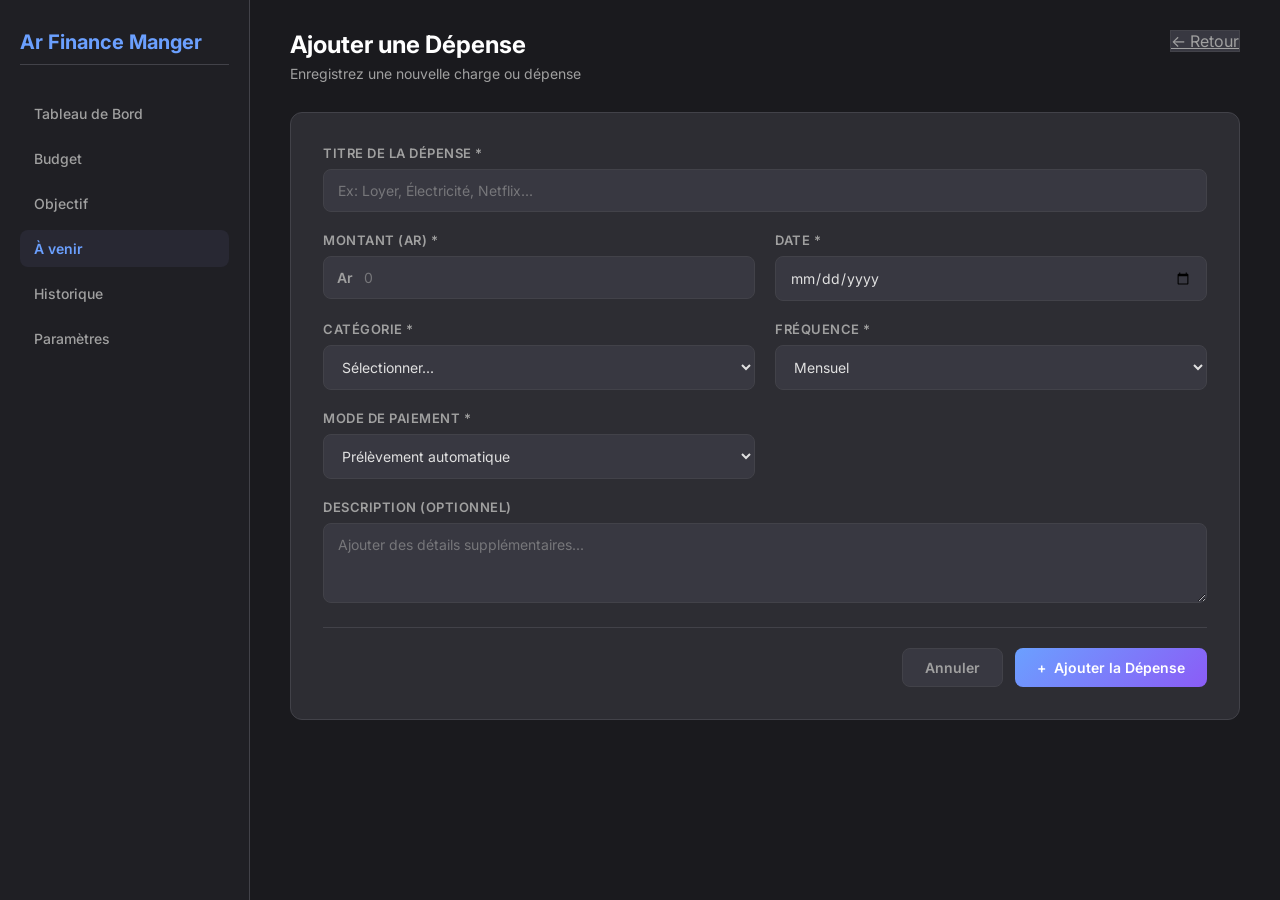
<file: public/html/addDepenese.html>
<!DOCTYPE html>
<html lang="fr">
<head>
    <meta charset="UTF-8">
    <meta name="viewport" content="width=device-width, initial-scale=1.0">
    <title>Ajouter une Dépense - Finance Manager</title>
    <link rel="stylesheet" href="../css/addDepense.css">
    <link href="https://fonts.googleapis.com/css2?family=Inter:wght@400;500;600;700&display=swap" rel="stylesheet">
</head>
<body>
    <div class="container">
        <aside class="sidebar">
            <div class="logo">
                <div class="logo-text">Ar Finance Manger</div>
            </div>
            <nav>
                <a href="../index.html" class="menu-item">Tableau de Bord</a>
                <a href="transactions.html" class="menu-item">Budget</a>
                <a href="goals.html" class="menu-item">Objectif</a>
                <a href="reports.html" class="menu-item active">À venir</a>
                <a href="historique.html" class="menu-item">Historique</a>
                <a href="settings.html" class="menu-item">Paramètres</a>
            </nav>
        </aside>

        <main class="main-content">
            <div class="header">
                <div class="header-title">
                    <h1>Ajouter une Dépense</h1>
                    <p>Enregistrez une nouvelle charge ou dépense</p>
                </div>
                <a href="../index.html" class="btn-secondary">
                    <span>← Retour</span>
                </a>
            </div>

            <div class="form-wrapper">
                <form id="expenseForm" class="expense-form">
                    <div class="form-grid">
                        <!-- Titre -->
                        <div class="form-group full-width">
                            <label for="title">Titre de la dépense *</label>
                            <input type="text" id="title" name="title" required placeholder="Ex: Loyer, Électricité, Netflix...">
                        </div>

                        <!-- Montant -->
                        <div class="form-group">
                            <label for="amount">Montant (Ar) *</label>
                            <div class="input-with-icon">
                                <span class="currency">Ar</span>
                                <input type="number" id="amount" name="amount" required min="1"  placeholder="0">
                            </div>
                        </div>

                        <!-- Date -->
                        <div class="form-group">
                            <label for="date">Date *</label>
                            <input type="date" id="date" name="date" required>
                        </div>

                        <!-- Catégorie -->
                        <div class="form-group">
                            <label for="category">Catégorie *</label>
                            <select id="category" name="category" required>
                                <option value="">Sélectionner...</option>
                                <option value="Logement">🏠 Logement</option>
                                <option value="Transport">🚗 Transport</option>
                                <option value="Alimentation">🍔 Alimentation</option>
                                <option value="Loisirs">🎬 Loisirs</option>
                                <option value="Électricité & Eau">💡 Électricité & Eau</option>
                                <option value="Santé">🏥 Santé</option>
                                <option value="Éducation">📚 Éducation</option>
                                <option value="Shopping">🛍️ Shopping</option>
                                <option value="Dette">💳 Dette</option>
                                <option value="Autre">📌 Autre</option>
                            </select>
                        </div>

                        <!-- Fréquence -->
                        <div class="form-group">
                            <label for="frequency">Fréquence *</label>
                            <select id="frequency" name="frequency" required>
                                <option value="Unique">Unique</option>
                                <option value="Hebdomadaire">Hebdomadaire</option>
                                <option value="Mensuel" selected>Mensuel</option>
                                <option value="Trimestriel">Trimestriel</option>
                                <option value="Annuel">Annuel</option>
                            </select>
                        </div>

                        <!-- Mode de paiement -->
                        <div class="form-group">
                            <label for="payment">Mode de paiement *</label>
                            <select id="payment" name="payment" required>
                                <option value="Prélèvement automatique">Prélèvement automatique</option>
                                <option value="Carte bancaire">Carte bancaire</option>
                                <option value="Virement">Virement</option>
                                <option value="Espèces">Espèces</option>
                                <option value="Mobile Money">Mobile Money</option>
                            </select>
                        </div>

                        <!-- Description -->
                        <div class="form-group full-width">
                            <label for="description">Description (Optionnel)</label>
                            <textarea id="description" name="description" rows="3" placeholder="Ajouter des détails supplémentaires..."></textarea>
                        </div>
                    </div>

                    <div class="form-actions">
                        <a href="reports.html" class="btn btn-secondary">Annuler</a>
                        <button type="submit" class="btn btn-primary">
                            <span>+</span>
                            <span>Ajouter la Dépense</span>
                        </button>
                    </div>
                </form>
            </div>
        </main>
    </div>


</body>
<script src="../js/addDepense.js"></script>
</html>
</file>
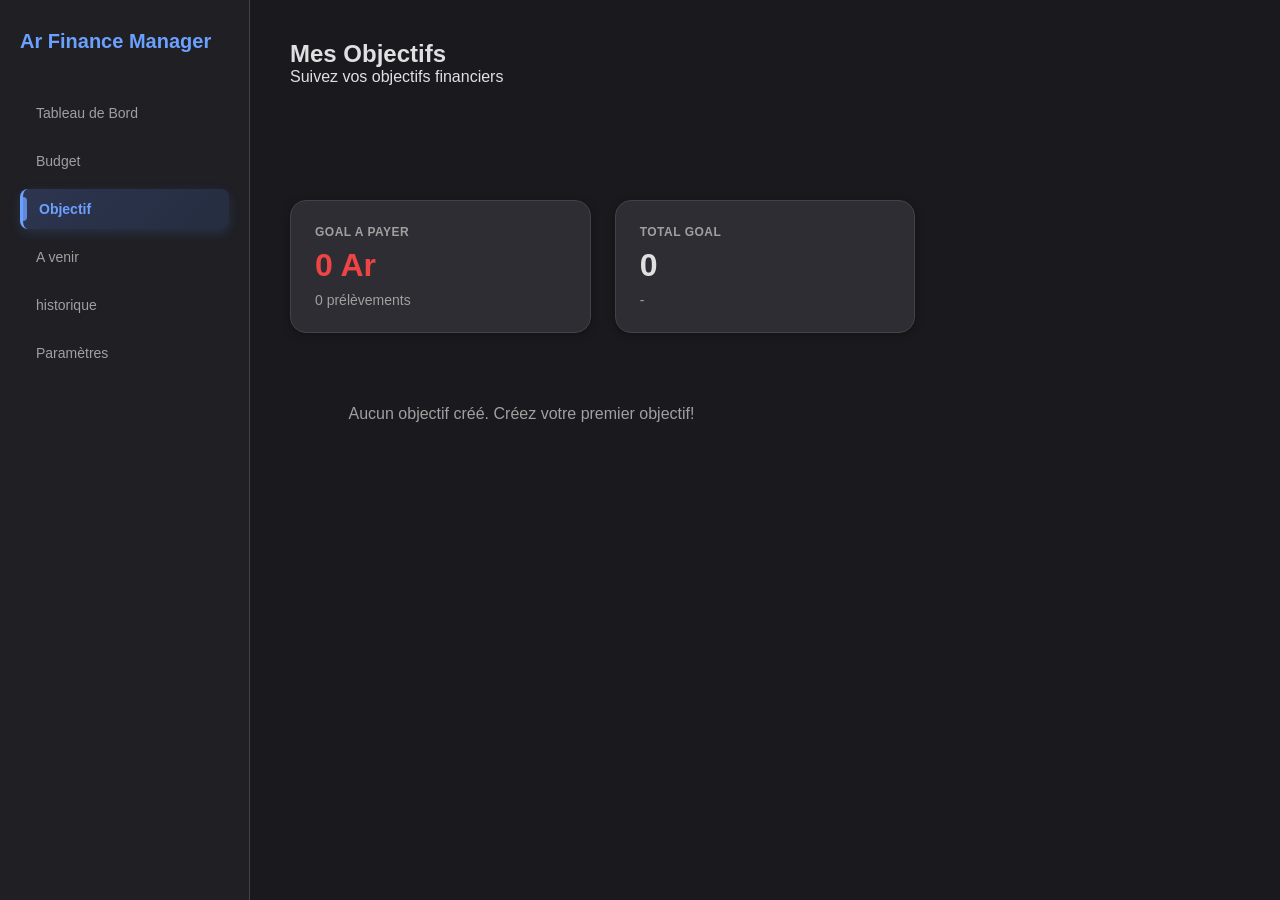
<file: public/html/goals.html>
<!DOCTYPE html>
<html lang="fr">
<head>
    <meta charset="UTF-8">
    <meta name="viewport" content="width=device-width, initial-scale=1.0">
    <title>Objectifs - Finance Manager</title>
    <link rel="stylesheet" href="../css/main.css">
    <link rel="stylesheet" href="../css/goals.css">
    <script src="../js/main.js"></script>
    <script src="../js/goals.js"></script>
</head>
<body>
    <div class="container">
        <!-- Sidebar -->
        <aside class="sidebar">
              <div class="sidebar-header">
                    <h1>Ar Finance Manager</h1>
                </div>
            <nav class="sidebar-menu">
               <a href="../index.html" class="menu-item ">Tableau de Bord</a>
                <a href="transactions.html" class="menu-item">Budget</a>
                <a href="goals.html" class="menu-item active"> Objectif</a>
                <a href="reports.html" class="menu-item">A venir</a>
                <a href="historique.html" class="menu-item">historique</a>
                <a href="settings.html" class="menu-item">Paramètres</a>
            </nav>
        </aside>

        <!-- Main Content -->
        <main class="main-content">
            <div class="page-header">
                <h2>Mes Objectifs</h2>
                <p>Suivez vos objectifs financiers</p>
                <button class="btn-primary" ><a href="addObjectif.html">+ Nouvel Objectif</a></button>
            </div>
            <div class="summary-cards">
                <div class="card">
                    <div class="card-label">GOAL A PAYER</div>
                    <div class="card-value red" id="total-month">0 Ar</div>
                    <div class="card-subtitle" id="total-count">0 prélèvements</div>
                </div>
                <div class="card">
                    <div class="card-label">TOTAL GOAL</div>
                    <div class="card-value dark" id="next-payment-title">-</div>
                    <div class="card-subtitle" id="next-payment-date">-</div>
                </div>
            </div>

            <div class="goals-container">
                <div class="goal-card active">
                    <div class="goal-header">
                        <div class="goal-title">
                            <h3>Vacances d'été</h3>
                            <p class="goal-date">Prévu pour: juillet 2026</p>
                        </div>
                        <span class="goal-icon">✈️</span>
                    </div>
                    <div class="goal-progress">
                        <div class="progress-info">
                            <span class="progress-value">62%</span>
                            <p class="progress-text">1 550 000 Ar / 2 500 000 Ar</p>
                        </div>
                        <div class="progress-bar large">
                            <div class="progress-fill" style="width: 62%;"></div>
                        </div>
                    </div>
                    <div class="goal-stats">
                        <div class="goal-stat">
                            <p class="stat-label">Épargné</p>
                            <p class="stat-value">1 550 000 Ar</p>
                        </div>
                        <div class="goal-stat">
                            <p class="stat-label">Objectif</p>
                            <p class="stat-value">2 500 000 Ar</p>
                        </div>
                        <div class="goal-stat">
                            <p class="stat-label">Restant</p>
                            <p class="stat-value">950 000 Ar</p>
                        </div>
                    </div>
                    <div class="goal-actions">
                        <button class="btn-tertiary">Ajouter des fonds</button>
                        <button class="btn-danger">Supprimer</button>
                    </div>
                </div>

                <div class="goal-card">
                    <div class="goal-header">
                        <div class="goal-title">
                            <h3>Nouvel Ordinateur</h3>
                            <p class="goal-date">Prévu pour: septembre 2026</p>
                        </div>
                        <span class="goal-icon">💻</span>
                    </div>
                    <div class="goal-progress">
                        <div class="progress-info">
                            <span class="progress-value">28%</span>
                            <p class="progress-text">1 120 000 Ar / 4 000 000 Ar</p>
                        </div>
                        <div class="progress-bar large">
                            <div class="progress-fill" style="width: 28%;"></div>
                        </div>
                    </div>
                    <div class="goal-stats">
                        <div class="goal-stat">
                            <p class="stat-label">Épargné</p>
                            <p class="stat-value">1 120 000 Ar</p>
                        </div>
                        <div class="goal-stat">
                            <p class="stat-label">Objectif</p>
                            <p class="stat-value">4 000 000 Ar</p>
                        </div>
                        <div class="goal-stat">
                            <p class="stat-label">Restant</p>
                            <p class="stat-value">2 880 000 Ar</p>
                        </div>
                    </div>
                    <div class="goal-actions">
                        <button class="btn-secondary">Éditer</button>
                        <button class="btn-tertiary">Ajouter des fonds</button>
                        <button class="btn-danger">Supprimer</button>
                    </div>
                </div>

                <div class="goal-card">
                    <div class="goal-header">
                        <div class="goal-title">
                            <h3>Emergencies Fund</h3>
                            <p class="goal-date">Prévu pour: décembre 2026</p>
                        </div>
                        <span class="goal-icon">🛡️</span>
                    </div>
                    <div class="goal-progress">
                        <div class="progress-info">
                            <span class="progress-value">85%</span>
                            <p class="progress-text">2 125 000 Ar / 2 500 000 Ar</p>
                        </div>
                        <div class="progress-bar large">
                            <div class="progress-fill" style="width: 85%;"></div>
                        </div>
                    </div>
                    <div class="goal-stats">
                        <div class="goal-stat">
                            <p class="stat-label">Épargné</p>
                            <p class="stat-value">2 125 000 Ar</p>
                        </div>
                        <div class="goal-stat">
                            <p class="stat-label">Objectif</p>
                            <p class="stat-value">2 500 000 Ar</p>
                        </div>
                        <div class="goal-stat">
                            <p class="stat-label">Restant</p>
                            <p class="stat-value">375 000 Ar</p>
                        </div>
                    </div>
                    <div class="goal-actions">
                        <button class="btn-secondary">Éditer</button>
                        <button class="btn-tertiary">Ajouter des fonds</button>
                        <button class="btn-danger">Supprimer</button>
                    </div>
                </div>

                <div class="goal-card">
                    <div class="goal-header">
                        <div class="goal-title">
                            <h3>Voiture</h3>
                            <p class="goal-date">Prévu pour: juin 2027</p>
                        </div>
                        <span class="goal-icon">🚗</span>
                    </div>
                    <div class="goal-progress">
                        <div class="progress-info">
                            <span class="progress-value">15%</span>
                            <p class="progress-text">7 500 000 Ar / 50 000 000 Ar</p>
                        </div>
                        <div class="progress-bar large">
                            <div class="progress-fill" style="width: 15%;"></div>
                        </div>
                    </div>
                    <div class="goal-stats">
                        <div class="goal-stat">
                            <p class="stat-label">Épargné</p>
                            <p class="stat-value">7 500 000 Ar</p>
                        </div>
                        <div class="goal-stat">
                            <p class="stat-label">Objectif</p>
                            <p class="stat-value">50 000 000 Ar</p>
                        </div>
                        <div class="goal-stat">
                            <p class="stat-label">Restant</p>
                            <p class="stat-value">42 500 000 Ar</p>
                        </div>
                    </div>
                    <div class="goal-actions">
                        <button class="btn-secondary">Éditer</button>
                        <button class="btn-tertiary">Ajouter des fonds</button>
                        <button class="btn-danger">Supprimer</button>
                    </div>
                </div>
            </div>
        </main>
    </div>

    <script src="../js/goals.js"></script>
</body>
</html>
</file>
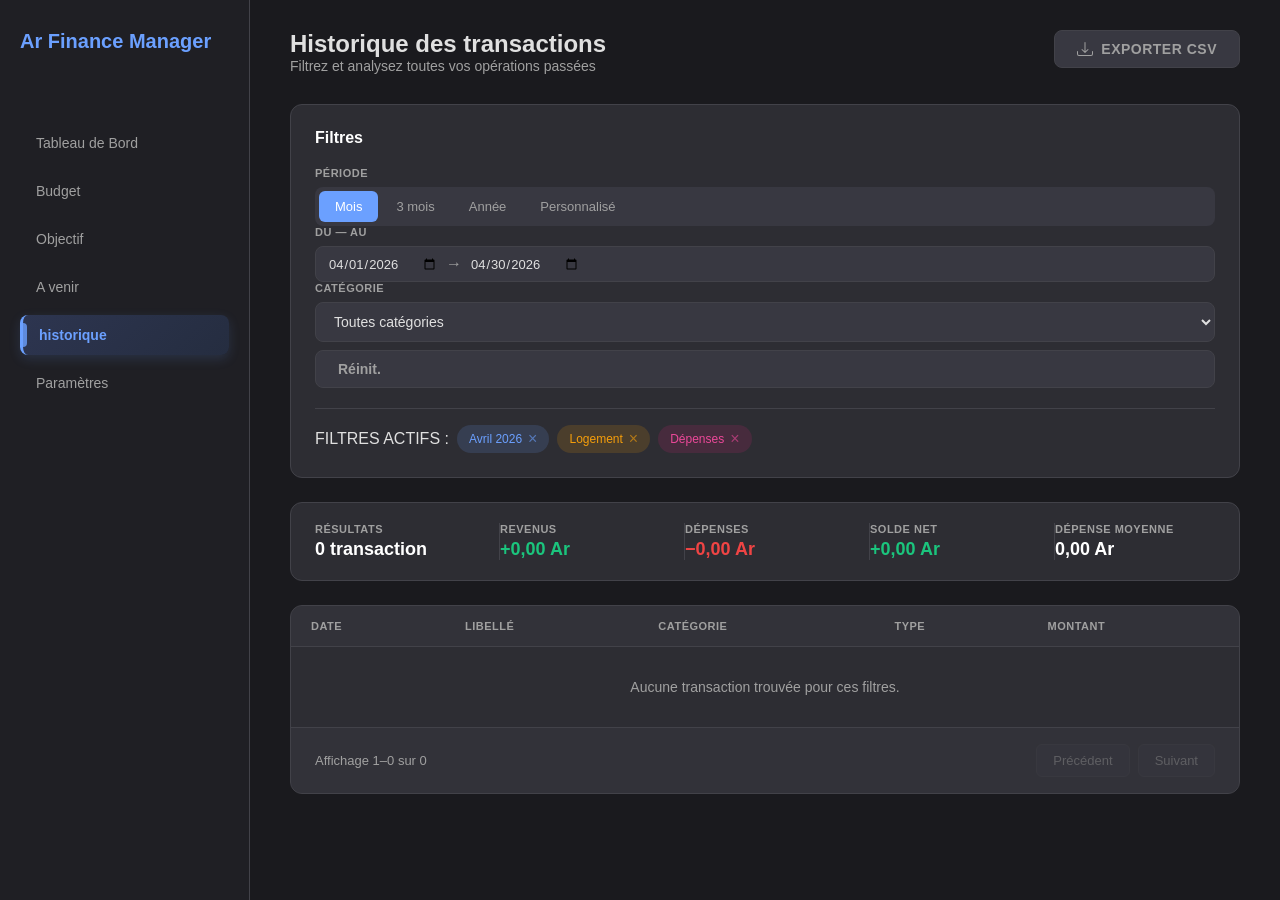
<file: public/html/historique.html>
<!DOCTYPE html>
<html lang="fr">
<head>
    <meta charset="UTF-8">
    <meta name="viewport" content="width=device-width, initial-scale=1.0">
    <title>Finance Manager - Historique</title>
    <link rel="stylesheet" href="../css/main.css">
    <link rel="stylesheet" href="../css/historique.css">
</head>
<body>
    <div class="container">
        <!-- Sidebar -->
        <aside class="sidebar"> 
        <div class="sidebar-header">
            <h1>Ar Finance Manager</h1>
        </div>
          
            <nav class="sidebar-menu">
             <a href="../index.html" class="menu-item ">Tableau de Bord</a>
                <a href="transactions.html" class="menu-item">Budget</a>
                <a href="goals.html" class="menu-item"> Objectif</a>
                <a href="reports.html" class="menu-item">A venir</a>
                <a href="historique.html" class="menu-item active">historique</a>
                <a href="settings.html" class="menu-item">Paramètres</a>
            </nav>
        </aside>

        <!-- Main Content -->
        <main class="main-content">
            <!-- Header -->
            <div class="page-header">
                <div>
                    <h2>Historique des transactions</h2>
                    <p class="page-subtitle">Filtrez et analysez toutes vos opérations passées</p>
                </div>
                <button class="btn btn-secondary btn-export">
                    <svg width="16" height="16" fill="currentColor" viewBox="0 0 16 16">
                        <path d="M.5 9.9a.5.5 0 0 1 .5.5v2.5a1 1 0 0 0 1 1h12a1 1 0 0 0 1-1v-2.5a.5.5 0 0 1 1 0v2.5a2 2 0 0 1-2 2H2a2 2 0 0 1-2-2v-2.5a.5.5 0 0 1 .5-.5z"/>
                        <path d="M7.646 11.854a.5.5 0 0 0 .708 0l3-3a.5.5 0 0 0-.708-.708L8.5 10.293V1.5a.5.5 0 0 0-1 0v8.793L5.354 8.146a.5.5 0 1 0-.708.708l3 3z"/>
                    </svg>
                    Exporter CSV
                </button>
            </div>

            <!-- Filters Section -->
            <div class="filters-card">
                <h3 class="filters-title">Filtres</h3>

                <!-- Période -->
                <div class="filter-row">
                    <div class="filter-group">
                        <label class="filter-label">PÉRIODE</label>
                        <div class="period-buttons">
                            <button class="period-btn active">Mois</button>
                            <button class="period-btn">3 mois</button>
                            <button class="period-btn">Année</button>
                            <button class="period-btn">Personnalisé</button>
                        </div>
                    </div>

                    <!-- Date Range -->
                    <div class="filter-group">
                        <label class="filter-label">DU — AU</label>
                        <div class="date-range">
                            <input type="date" class="date-input" value="2026-04-01">
                            <span class="date-separator">→</span>
                            <input type="date" class="date-input" value="2026-04-30">
                        </div>
                    </div>

                    <!-- Catégorie -->
                    <div class="filter-group">
                        <label class="filter-label">CATÉGORIE</label>
                        <select class="category-select">
                            <option>Toutes catégories</option>
                            <option>Santé</option>
                            <option>Alimentation</option>
                            <option>Transport</option>
                            <option>Loisirs</option>
                        </select>
                        <button class="btn-reset">Réinit.</button>
                    </div>
                </div>

                <!-- Active Filters -->
                <div class="active-filters">
                    <span class="filter-label-small">FILTRES ACTIFS :</span>
                    <span class="filter-tag">Avril 2026 <button class="tag-close">×</button></span>
                    <span class="filter-tag">Logement <button class="tag-close">×</button></span>
                    <span class="filter-tag">Dépenses <button class="tag-close">×</button></span>
                </div>
            </div>

            <!-- Stats Summary -->
            <div class="stats-row">
                <div class="stat-item">
                    <span class="stat-label">RÉSULTATS</span>
                    <span class="stat-value">42 transactions</span>
                </div>
                <div class="stat-item">
                    <span class="stat-label">REVENUS</span>
                    <span class="stat-value text-green">+1 500 000 Ar</span>
                </div>
                <div class="stat-item">
                    <span class="stat-label">DÉPENSES</span>
                    <span class="stat-value text-red">−1 050 000 Ar</span>
                </div>
                <div class="stat-item">
                    <span class="stat-label">SOLDE NET</span>
                    <span class="stat-value">+450 000 Ar</span>
                </div>
                <div class="stat-item">
                    <span class="stat-label">DÉPENSE MOYENNE</span>
                    <span class="stat-value">75 000 Ar</span>
                </div>
            </div>

            <!-- Transaction Table -->
            <div class="table-card">
                <table class="transaction-table">
                    <thead>
                        <tr>
                            <th class="col-date">DATE</th>
                            <th class="col-libelle">LIBELLÉ</th>
                            <th class="col-categorie">CATÉGORIE</th>
                            <th class="col-type">TYPE</th>
                            <th class="col-montant">MONTANT</th>
                        </tr>
                    </thead>
                    <tbody>
                        <tr>
                            <td class="col-date">28/04/2026</td>
                            <td class="col-libelle">Pharmacie centrale</td>
                            <td class="col-categorie"><span class="cat-tag cat-sante">Santé</span></td>
                            <td class="col-type">Dépense</td>
                            <td class="col-montant text-red">−18 000 Ar</td>
                        </tr>
                        <tr>
                            <td class="col-date">22/04/2026</td>
                            <td class="col-libelle">Restaurant Le Bistrot</td>
                            <td class="col-categorie"><span class="cat-tag cat-alim">Alimentation</span></td>
                            <td class="col-type">Dépense</td>
                            <td class="col-montant text-red">−25 000 Ar</td>
                        </tr>
                        <tr>
                            <td class="col-date">18/04/2026</td>
                            <td class="col-libelle">Remboursement Paul</td>
                            <td class="col-categorie"><span class="cat-tag cat-revenu">Revenu</span></td>
                            <td class="col-type">Revenu</td>
                            <td class="col-montant text-green">+25 000 Ar</td>
                        </tr>
                        <tr>
                            <td class="col-date">12/04/2026</td>
                            <td class="col-libelle">Taxi-brousse Tana-Antsirabe</td>
                            <td class="col-categorie"><span class="cat-tag cat-transport">Transport</span></td>
                            <td class="col-type">Dépense</td>
                            <td class="col-montant text-red">−55 000 Ar</td>
                        </tr>
                        <tr>
                            <td class="col-date">10/04/2026</td>
                            <td class="col-libelle">Abonnement Netflix</td>
                            <td class="col-categorie"><span class="cat-tag cat-loisirs">Loisirs</span></td>
                            <td class="col-type">Dépense</td>
                            <td class="col-montant text-red">−32 000 Ar</td>
                        </tr>
                    </tbody>
                </table>

                <!-- Pagination -->
                <div class="pagination">
                    <span class="page-info">Affichage 1–5 sur 42</span>
                    <div class="page-buttons">
                        <button class="page-btn disabled">Précédent</button>
                        <button class="page-btn active-page">Suivant</button>
                    </div>
                </div>
            </div>
        </main>
    </div>
    <script src="../js/historique.js"></script>
</body>
</html>
</file>
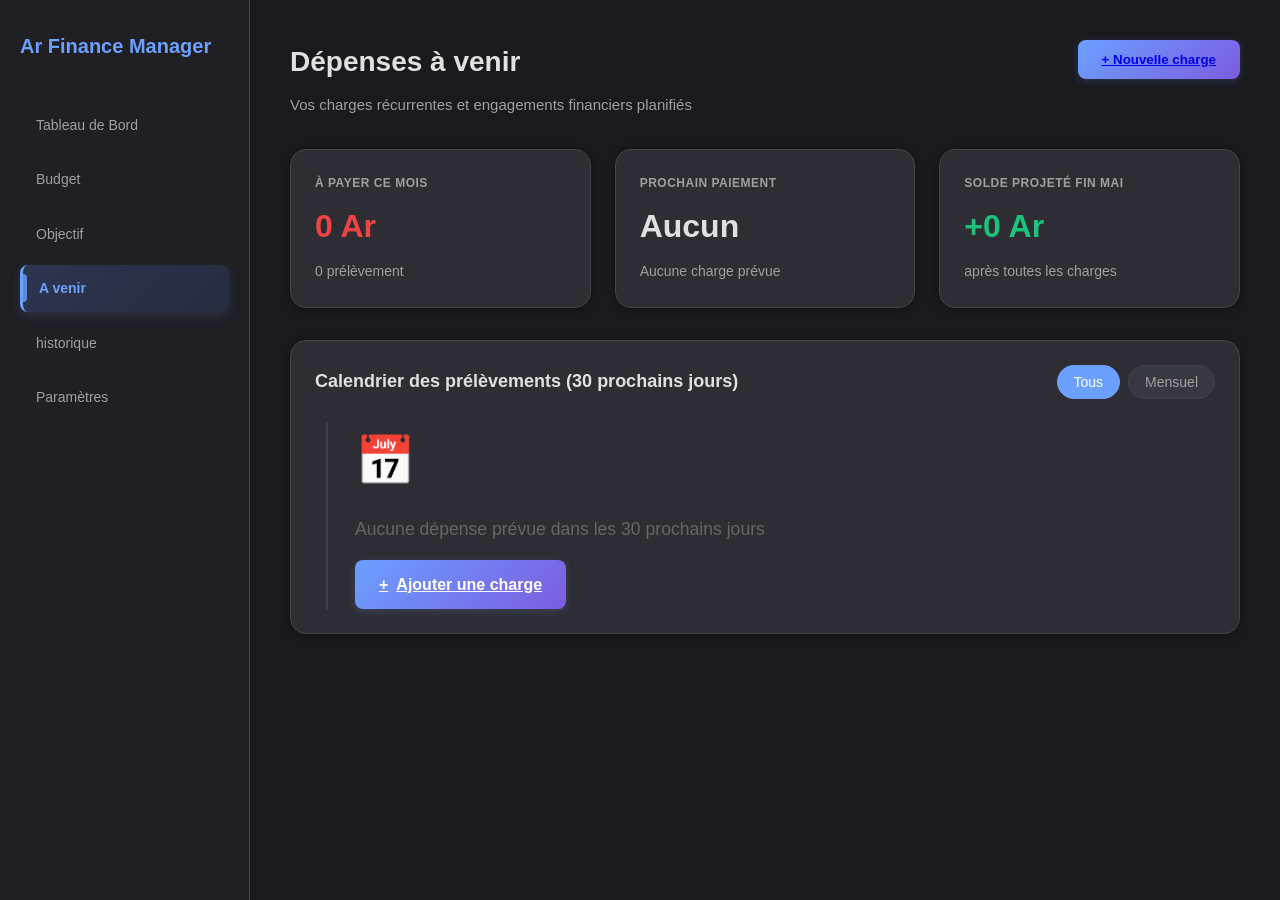
<file: public/html/reports.html>
<!DOCTYPE html>
<html lang="fr">
<head>
    <meta charset="UTF-8">
    <meta name="viewport" content="width=device-width, initial-scale=1.0">
    <title>Finance Manager - Dépenses à venir</title>
    <link rel="stylesheet" href="../css/main.css">
    <link rel="stylesheet" href="../css/reports.css">
</head>
<body>
    <div class="container">
        <aside class="sidebar">
            <div class="sidebar-header">
                    <h1>Ar Finance Manager</h1>
            </div>
            <nav class="sidebar-menu">
                <a href="../index.html" class="menu-item ">Tableau de Bord</a>
                <a href="transactions.html" class="menu-item">Budget</a>
                <a href="goals.html" class="menu-item"> Objectif</a>
                <a href="reports.html" class="menu-item active">A venir</a>
                <a href="historique.html" class="menu-item">historique</a>
                <a href="settings.html" class="menu-item">Paramètres</a>
            </nav>
        </aside>

        <main class="main-content">
            <div class="header">
                <div class="header-title">
                    <h1>Dépenses à venir</h1>
                    <p>Vos charges récurrentes et engagements financiers planifiés</p>
                </div>
                <button class="btn-primary" id="btn-new-charge"><a href="addDepenese.html">  
                    <span>+</span>
                    <span>Nouvelle charge</span></a>
              
                </button>
            </div>

            <div class="summary-cards">
                <div class="card">
                    <div class="card-label">À PAYER CE MOIS</div>
                    <div class="card-value red" id="total-month">0 Ar</div>
                    <div class="card-subtitle" id="total-count">0 prélèvements</div>
                </div>
                <div class="card">
                    <div class="card-label">PROCHAIN PAIEMENT</div>
                    <div class="card-value dark" id="next-payment-title">-</div>
                    <div class="card-subtitle" id="next-payment-date">-</div>
                </div>
                <div class="card">
                    <div class="card-label">SOLDE PROJETÉ FIN MAI</div>
                    <div class="card-value green" id="projected-balance">+0 Ar</div>
                    <div class="card-subtitle">après toutes les charges</div>
                </div>
            </div>

            <div class="calendar-section">
                <div class="calendar-header">
                    <h2 class="calendar-title">Calendrier des prélèvements (30 prochains jours)</h2>
                    <div class="filter-buttons">
                        <button class="filter-btn active" data-filter="all">Tous</button>
                        <button class="filter-btn" data-filter="mensuel">Mensuel</button>
                    </div>
                </div>
                <div class="timeline" id="timeline">
                </div>
            </div>
        </main>
    </div>
<script src="../js/reports.js"></script>
</body>
</html>
</file>
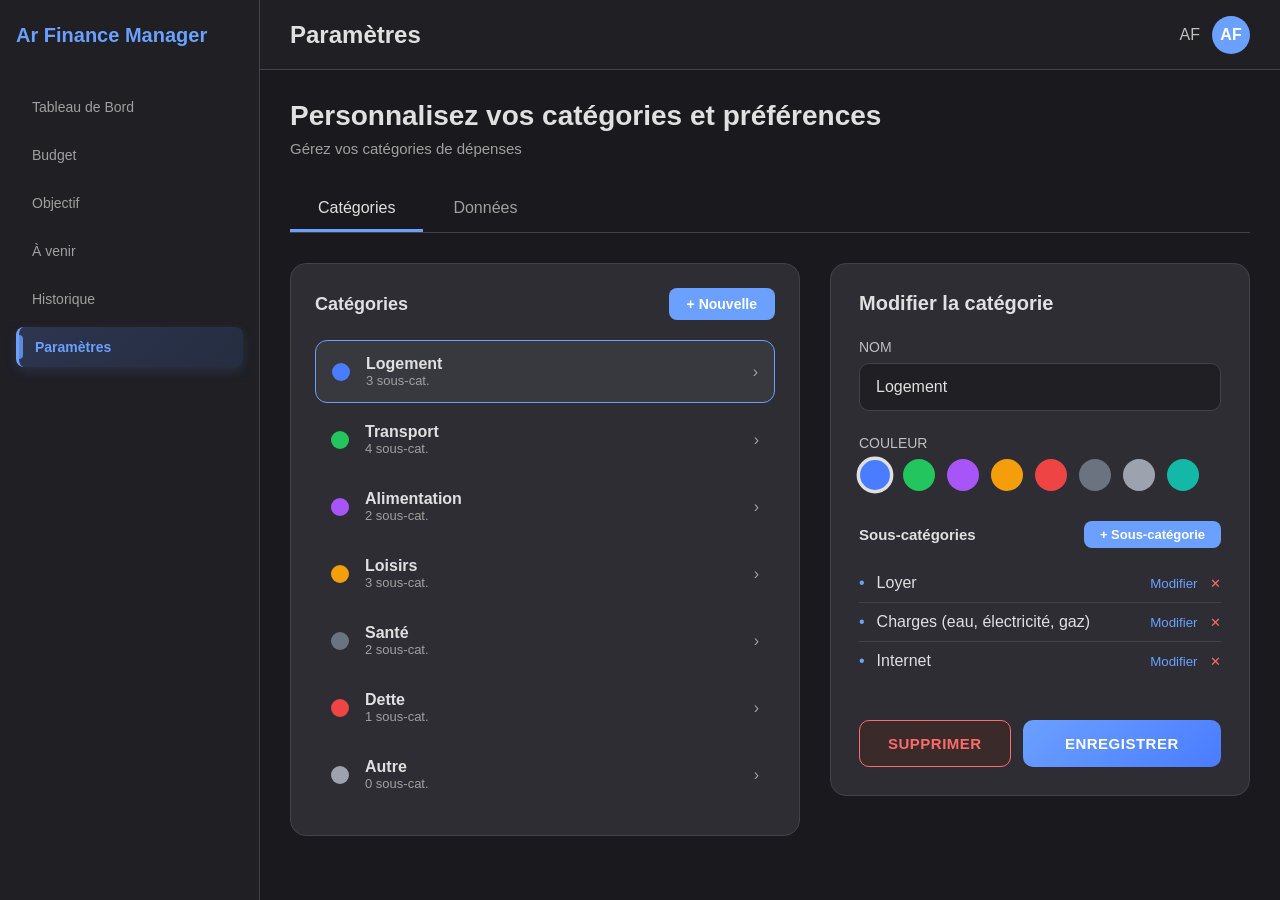
<file: public/html/settings.html>
<!DOCTYPE html>
<html lang="fr">
<head>
    <meta charset="UTF-8">
    <meta name="viewport" content="width=device-width, initial-scale=1.0">
    <title>Ar Finance Manager - Paramètres</title>
    <link rel="stylesheet" href="../css/main.css">
    <link rel="stylesheet" href="../css/settings.css">
</head>
<body>
    <div class="container">
        <!-- Sidebar (cohérente avec toutes les pages) -->
        <aside class="sidebar">
            <div class="sidebar-header">
                <h1>Ar Finance Manager</h1>
            </div>
            <nav class="sidebar-menu">
                <a href="../index.html" class="menu-item">Tableau de Bord</a>
                <a href="transactions.html" class="menu-item">Budget</a>
                <a href="goals.html" class="menu-item">Objectif</a>
                <a href="reports.html" class="menu-item">À venir</a>
                <a href="historique.html" class="menu-item">Historique</a>
                <a href="settings.html" class="menu-item active">Paramètres</a>
            </nav>
        </aside>

        <!-- Main Content -->
        <div class="main">
            <!-- Top Bar -->
            <div class="top-bar">
                <div class="page-title">Paramètres</div>
                <div class="user-info">
                    <span style="font-weight: 500; color: #c0c0c0;">AF</span>
                    <div class="user-avatar">AF</div>
                </div>
            </div>

            <!-- Content -->
            <div class="content">
                <div class="params-header">
                    <h1 class="params-title">Personnalisez vos catégories et préférences</h1>
                    <p class="params-subtitle">Gérez vos catégories de dépenses</p>
                </div>

                <!-- Tabs -->
                <div class="tabs">
                    <div class="tab active" data-tab="categories">Catégories</div>
                    <div class="tab" data-tab="donnees">Données</div>
                </div>

                <!-- TAB: Catégories -->
                <div class="tab-content active" id="tab-categories">
                    <div class="categories-container">
                        <!-- Categories List -->
                        <div class="categories-list">
                            <div class="categories-header">
                                <h3>Catégories</h3>
                                <button class="btn-new" id="btn-new-cat">+ Nouvelle</button>
                            </div>
                            <div id="categories-items">
                                <!-- Injecté par settings.js -->
                            </div>
                        </div>

                        <!-- Edit Panel -->
                        <div class="edit-panel" id="edit-panel">
                            <h2 class="edit-title">Modifier la catégorie</h2>

                            <div class="form-group">
                                <label class="form-label">NOM</label>
                                <input type="text" class="form-input" id="cat-name-input" placeholder="Nom de la catégorie">
                            </div>

                            <div class="form-group">
                                <label class="form-label">COULEUR</label>
                                <div class="color-picker" id="color-picker">
                                    <div class="color-option active" style="background-color: #4a7cff;" data-color="#4a7cff"></div>
                                    <div class="color-option" style="background-color: #22c55e;" data-color="#22c55e"></div>
                                    <div class="color-option" style="background-color: #a855f7;" data-color="#a855f7"></div>
                                    <div class="color-option" style="background-color: #f59e0b;" data-color="#f59e0b"></div>
                                    <div class="color-option" style="background-color: #ef4444;" data-color="#ef4444"></div>
                                    <div class="color-option" style="background-color: #6b7280;" data-color="#6b7280"></div>
                                    <div class="color-option" style="background-color: #9ca3af;" data-color="#9ca3af"></div>
                                    <div class="color-option" style="background-color: #14b8a6;" data-color="#14b8a6"></div>
                                </div>
                            </div>

                            <div class="subcategories">
                                <div class="subcategories-header">
                                    <h4 style="font-size: 15px; font-weight: 600;">Sous-catégories</h4>
                                    <button class="btn-new" id="btn-new-subcat" style="padding: 6px 16px; font-size: 13px;">+ Sous-catégorie</button>
                                </div>
                                <div id="subcategories-list">
                                    <!-- Injecté par settings.js -->
                                </div>
                            </div>

                            <div class="actions">
                                <button class="btn btn-delete" id="btn-delete-cat">Supprimer</button>
                                <button class="btn btn-save" id="btn-save-cat">Enregistrer</button>
                            </div>
                        </div>
                    </div>
                </div>
                 <div class="tab-content" id="tab-donnees">
                    <div class="prefs-section">
                        <h3 class="prefs-title">Gestion des données</h3>
                        <div class="data-actions">
                            <div class="data-action-card">
                                <div class="data-action-icon" style="background: rgba(107,160,255,0.15);">📤</div>
                                <div>
                                    <h4>Exporter les données</h4>
                                    <p>Téléchargez toutes vos transactions en JSON</p>
                                </div>
                                <button class="btn btn-save" id="btn-export">Exporter</button>
                            </div>
                            <div class="data-action-card">
                                <div class="data-action-icon" style="background: rgba(239,68,68,0.15);">🗑️</div>
                                <div>
                                    <h4>Réinitialiser les données</h4>
                                    <p>Supprimer toutes les transactions et objectifs</p>
                                </div>
                                <button class="btn btn-delete" id="btn-reset">Réinitialiser</button>
                            </div>
                        </div>
                    </div>
                </div>
            </div>
        </div>
    </div>

    <script src="../js/main.js"></script>
    <script src="../js/settings.js"></script>
</body>
</html>
</file>
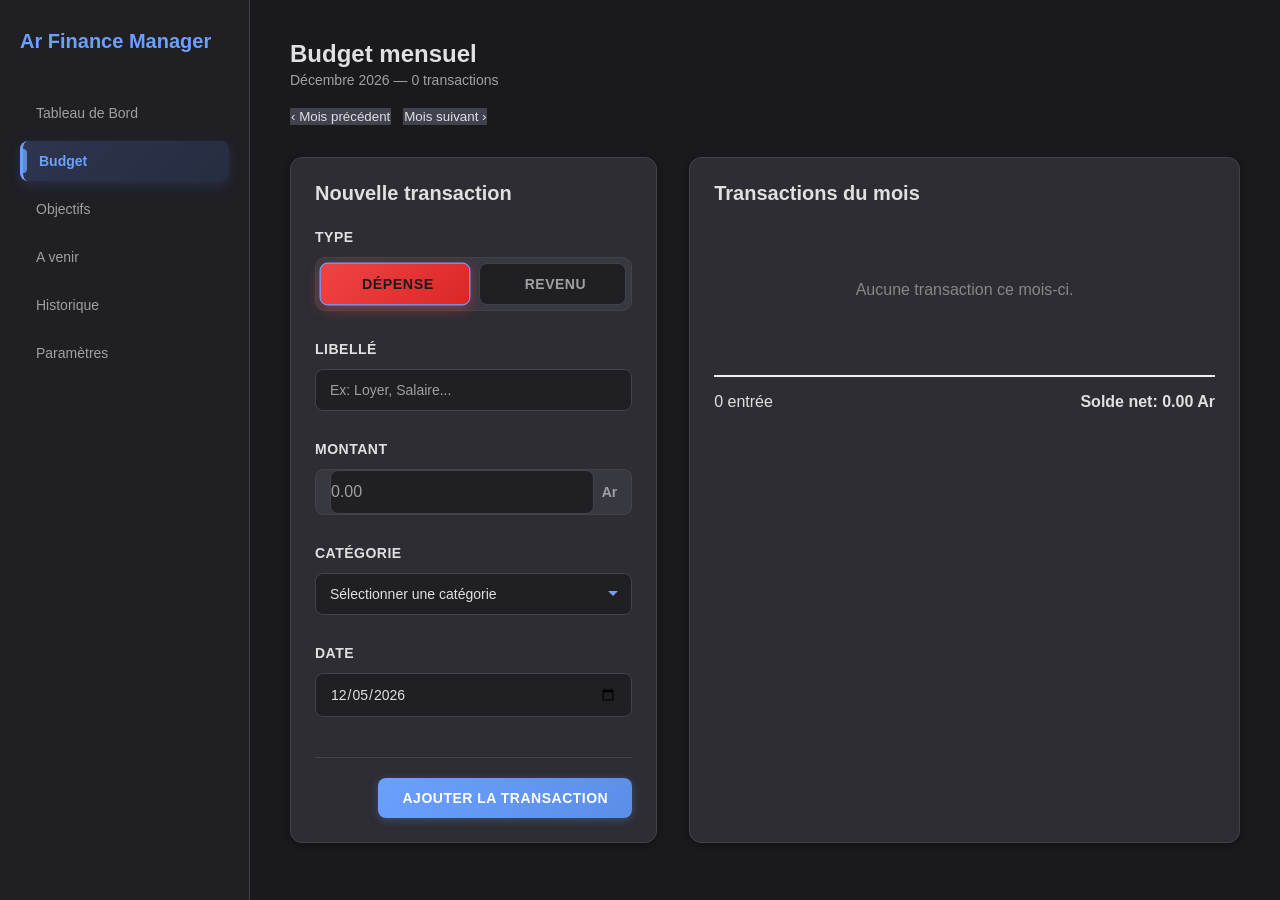
<file: public/html/transactions.html>
<!DOCTYPE html>
<html lang="fr">
<head>
    <meta charset="UTF-8">
    <meta name="viewport" content="width=device-width, initial-scale=1.0">
    <title>Budget - Finance Manager</title>
    <link rel="stylesheet" href="../css/main.css">
    <link rel="stylesheet" href="../css/transactions.css">
    <link rel="stylesheet" href="../css/addTransaction.css">
<style>
    .budget-container {
        display: grid;
        grid-template-columns: 1fr 1.5fr;
        gap: 2rem;
        margin-top: 2rem;
    }
    
    @media (max-width: 1024px) {
        .budget-container {
            grid-template-columns: 1fr;
        }
    }
    
    .form-section-card, 
    .transactions-section-card {
        /* ✅ Même background que main.css - Dark Theme */
        background-color: #2d2d33;
        border: 1px solid #424249;
        border-radius: 12px;
        padding: 1.5rem;
        box-shadow: 0 2px 8px rgba(0, 0, 0, 0.3);
        transition: transform 0.3s ease, border-color 0.3s ease;
    }
    
    .form-section-card:hover,
    .transactions-section-card:hover {
        transform: translateY(-2px);
        border-color: #6ba0ff;
        box-shadow: 0 6px 16px rgba(91, 127, 212, 0.15);
    }
    
    .section-title-card {
        font-size: 1.25rem;
        font-weight: 600;
        margin-bottom: 1.5rem;
        color: #e0e0e0; /* ✅ Texte clair pour contraste */
    }
    
    /* ✅ Harmonisation des inputs avec le dark theme */
    .form-section-card .form-input,
    .form-section-card .form-select,
    .form-section-card .form-textarea {
        background-color: #1f1f24;
        border: 1px solid #424249;
        color: #e0e0e0;
    }
    
    .form-section-card .form-input:focus,
    .form-section-card .form-select:focus,
    .form-section-card .form-textarea:focus {
        border-color: #6ba0ff;
        outline: none;
        box-shadow: 0 0 0 3px rgba(107, 160, 255, 0.2);
    }
    
    /* ✅ Harmonisation des boutons dans les cards */
    .form-section-card .btn-type {
        background-color: #1f1f24;
        color: #a0a0a0;
        border: 1px solid #424249;
    }
    
    .form-section-card .btn-type.active,
    .form-section-card .btn-type:hover {
        background-color: #6ba0ff;
        color: #1a1a1e;
        border-color: #6ba0ff;
    }
    
    /* ✅ Amount colors pour cohérence */
    .transaction-amount.positive {
        color: #1bc47d;
    }
    
    .transaction-amount.negative {
        color: #ef4444;
    }
</style>
</head>
<body>
    <input type="hidden" id="editId" name="editId">
    <div class="container">
        <aside class="sidebar">
            <div class="sidebar-header">
                <div class="sidebar-header">
                    <h1>Ar Finance Manager</h1>
                 </div>
            </div>
            <nav class="sidebar-menu">
               <a href="../index.html" class="menu-item ">Tableau de Bord</a>
                <a href="transactions.html" class="menu-item active">Budget</a>
                <a href="goals.html" class="menu-item">Objectifs</a>
                <a href="reports.html" class="menu-item">A venir</a>
                <a href="historique.html" class="menu-item">Historique</a>
                <a href="settings.html" class="menu-item">Paramètres</a>            
            </nav>
        </aside>

        <main class="main-content">
            <div class="page-header">
                <div class="header-top">
                    <h2>Budget mensuel</h2>
                    <p id="currentMonthYear">Avril 2026 — <span id="transactionCount">0</span> transactions</p>
                </div>
                <div class="header-actions">
                    <button class="btn-secondary" id="prevMonth">‹ Mois précédent</button>
                    <button class="btn-secondary" id="nextMonth">Mois suivant ›</button>
                </div>
            </div>

            <div class="budget-container">
                <!-- Formulaire d'ajout de transaction -->
                <div class="form-section-card">
                    <h3 class="section-title-card">Nouvelle transaction</h3>
                    
                    <form class="transaction-form" id="transactionForm">
                        <div class="form-section">
                            <label class="section-title">Type</label>
                            <div class="type-options">
                                <button type="button" class="btn btn-type active" data-type="expense">Dépense</button>
                                <button type="button" class="btn btn-type" data-type="income">Revenu</button>
                            </div>
                            <input type="hidden" id="transactionType" name="type" value="expense">
                        </div>

                        <div class="form-section">
                            <label for="libelle" class="section-title">Libellé</label>
                            <input type="text" id="libelle" name="libelle" placeholder="Ex: Loyer, Salaire..." class="form-input" required>
                        </div>

                        <div class="form-section">
                            <label for="amount" class="section-title">Montant</label>
                            <div class="amount-input-group">
                                <input type="number" id="amount" name="amount" placeholder="0.00" step="0.01" min="0.01" required class="form-input amount-input">
                                <span class="currency">Ar</span>
                            </div>
                        </div>

                        <div class="form-section">
                            <label for="category" class="section-title">Catégorie</label>
                            <select id="category" name="category" class="form-select" required>
                                <option value="">Sélectionner une catégorie</option>
                                <optgroup label="Revenus">
                                    <option value="salaire">💰 Salaire</option>
                                    <option value="business">💼 Business</option>
                                    <option value="investissement">📈 Investissement</option>
                                </optgroup>
                                <optgroup label="Dépenses Courantes">
                                    <option value="logement">🏠 Logement</option>
                                    <option value="transport">🚗 Transport</option>
                                    <option value="alimentation">🍔 Alimentation</option>
                                    <option value="electricite">💡 Électricité & Eau</option>
                                    <option value="loisirs">🎬 Loisirs</option>
                                </optgroup>
                                <optgroup label="Autres Catégories">
                                    <option value="sante">🏥 Santé</option>
                                    <option value="education">📚 Éducation</option>
                                    <option value="shopping">🛍️ Shopping</option>
                                    <option value="autre">📌 Autre</option>
                                </optgroup>
                            </select>
                        </div>

                        <div class="form-section">
                            <label for="date" class="section-title">Date</label>
                            <input type="date" id="date" name="date" required class="form-input">
                        </div>

                        <div class="form-actions">
                            <button type="button" class="btn btn-secondary" id="btnCancel" style="display:none;">Annuler</button>
                            <button type="submit" class="btn btn-primary" id="btnSubmit">Ajouter la transaction</button>
                        </div>
                    </form>
                </div>

                <!-- Liste des transactions -->
                <div class="transactions-section-card">
                    <h3 class="section-title-card">Transactions du mois</h3>
                    
                    <div class="transactions-list" id="transactionsList">
                        <!-- Les transactions seront injectées ici par JS -->
                    </div>
                    
                    <div class="transactions-summary" id="transactionsSummary" style="margin-top: 1.5rem; padding-top: 1rem; border-top: 2px solid #f0f0f0; display: flex; justify-content: space-between; align-items: center;">
                        <span id="totalEntries">0 entrée</span>
                        <span style="font-weight: 600;">Solde net: <span id="netBalance" class="positive">0 Ar</span></span>
                    </div>
                </div>
            </div>
        </main>
    </div>
    
    <script src="../js/transaction.js"></script>
</body>
</html>
</file>
<file: public/css/addDepense.css>
/* ===== VARIABLES ===== */
:root {
  --bg-main: #1a1a1e;
  --bg-card: #2d2d33;
  --bg-input: #383841;
  --border-color: #424249;
  --text-primary: #e0e0e0;
  --text-secondary: #a0a0a0;
  --text-white: #ffffff;
  --color-red: #ef4444;
  --color-green: #1bc47d;
  --color-blue: #6ba0ff;
  --color-purple: #8b5cf6;
  --radius: 12px;
  --radius-sm: 8px;
  --transition: 0.3s ease;
}

/* ===== RESET & BASE ===== */
*, *::before, *::after {
  margin: 0;
  padding: 0;
  box-sizing: border-box;
}

body {
  font-family: 'Inter', -apple-system, BlinkMacSystemFont, sans-serif;
  background-color: var(--bg-main);
  color: var(--text-primary);
  min-height: 100vh;
}

/* ===== LAYOUT ===== */
.container {
  display: flex;
  min-height: 100vh;
}

/* ===== SIDEBAR ===== */
.sidebar {
  width: 250px;
  background-color: #1f1f24;
  border-right: 1px solid var(--border-color);
  padding: 30px 20px;
  display: flex;
  flex-direction: column;
  gap: 30px;
}

.logo-text {
  font-size: 20px;
  font-weight: 700;
  color: #6ba0ff;
  padding-bottom: 10px;
  border-bottom: 1px solid var(--border-color);
}

.sidebar nav {
  display: flex;
  flex-direction: column;
  gap: 8px;
}

.menu-item {
  display: block;
  padding: 10px 14px;
  font-size: 14px;
  font-weight: 500;
  color: var(--text-secondary);
  text-decoration: none;
  border-radius: var(--radius-sm);
  transition: background var(--transition), color var(--transition);
}

.menu-item:hover {
  background-color: var(--bg-input);
  color: var(--text-primary);
}

.menu-item.active {
  background-color: #282833;
  color: var(--color-blue);
  font-weight: 600;
}

/* ===== MAIN CONTENT ===== */
.main-content {
  flex: 1;
  padding: 30px 40px;
}

.header {
  display: flex;
  justify-content: space-between;
  align-items: flex-start;
  margin-bottom: 30px;
}

.header-title h1 {
  font-size: 24px;
  font-weight: 700;
  color: var(--text-white);
  margin-bottom: 6px;
}

.header-title p {
  font-size: 14px;
  color: var(--text-secondary);
}

/* ===== BUTTONS ===== */
.btn {
  display: inline-flex;
  align-items: center;
  gap: 8px;
  padding: 10px 22px;
  font-size: 14px;
  font-weight: 600;
  font-family: inherit;
  border-radius: var(--radius-sm);
  cursor: pointer;
  transition: all var(--transition);
  text-decoration: none;
  border: none;
}

.btn-primary {
  color: var(--text-white);
  background: linear-gradient(135deg, var(--color-blue) 0%, var(--color-purple) 100%);
}

.btn-primary:hover {
  opacity: 0.85;
  transform: translateY(-1px);
}

.btn-secondary {
  color: var(--text-secondary);
  background-color: var(--bg-input);
  border: 1px solid var(--border-color);
}

.btn-secondary:hover {
  background-color: #4a4d54;
  color: var(--text-primary);
}

/* ===== FORM WRAPPER ===== */
.form-wrapper {
  background-color: var(--bg-card);
  border: 1px solid var(--border-color);
  border-radius: var(--radius);
  padding: 32px;
}

.expense-form {
  display: flex;
  flex-direction: column;
  gap: 24px;
}

/* ===== FORM GRID ===== */
.form-grid {
  display: grid;
  grid-template-columns: repeat(2, 1fr);
  gap: 20px;
}

.form-group {
  display: flex;
  flex-direction: column;
  gap: 8px;
}

.form-group.full-width {
  grid-column: 1 / -1;
}

.form-group label {
  font-size: 13px;
  font-weight: 600;
  color: var(--text-secondary);
  text-transform: uppercase;
  letter-spacing: 0.5px;
}

/* ===== INPUTS ===== */
.form-group input,
.form-group select,
.form-group textarea {
  padding: 12px 14px;
  font-size: 14px;
  font-family: inherit;
  background-color: var(--bg-input);
  border: 1px solid var(--border-color);
  border-radius: var(--radius-sm);
  color: var(--text-primary);
  outline: none;
  transition: border-color var(--transition), box-shadow var(--transition);
}

.form-group input:focus,
.form-group select:focus,
.form-group textarea:focus {
  border-color: var(--color-blue);
  box-shadow: 0 0 0 3px rgba(91, 140, 247, 0.1);
}

.form-group input::placeholder,
.form-group textarea::placeholder {
  color: var(--text-secondary);
  opacity: 0.6;
}

/* Input with icon (currency) */
.input-with-icon {
  position: relative;
  display: flex;
  align-items: center;
}

.input-with-icon .currency {
  position: absolute;
  left: 14px;
  font-weight: 600;
  color: var(--text-secondary);
  font-size: 14px;
  pointer-events: none;
}

.input-with-icon input {
  padding-left: 40px;
  width: 100%;
}

/* Textarea */
.form-group textarea {
  resize: vertical;
  min-height: 80px;
}

/* ===== FORM ACTIONS ===== */
.form-actions {
  display: flex;
  justify-content: flex-end;
  gap: 12px;
  padding-top: 20px;
  border-top: 1px solid var(--border-color);
}

/* ===== RESPONSIVE ===== */
@media (max-width: 900px) {
  .container { flex-direction: column; }
  .sidebar { width: 100%; flex-direction: row; align-items: center; padding: 15px 20px; overflow-x: auto; }
  .sidebar nav { flex-direction: row; }
  .main-content { padding: 20px; }
  .form-grid { grid-template-columns: 1fr; }
  .header { flex-direction: column; gap: 16px; }
  .form-wrapper { padding: 24px; }
}

@media (max-width: 480px) {
  .form-actions {
    flex-direction: column;
  }
  .btn {
    width: 100%;
    justify-content: center;
  }
}
</file>
<file: public/css/main.css>
/* =========================================
    CSS CORRIGÉ & HARMONISÉ (Dark Theme)
   ========================================= */

* {
    margin: 0;
    padding: 0;
    box-sizing: border-box;
}

body {
    font-family: -apple-system, BlinkMacSystemFont, 'Segoe UI', 'Roboto', 'Oxygen', 'Ubuntu', 'Cantarell', 'Fira Sans', 'Droid Sans', 'Helvetica Neue', sans-serif;
    background-color: #1a1a1e;
    color: #e0e0e0;
}

.container {
    display: flex;
    height: 100vh;
    overflow: hidden;
}
.menu-item {
    padding: 12px 20px;
    color: #888;
    text-decoration: none;
    display: block;
    border-radius: 8px;
    transition: all 0.3s;
}

.menu-item.active {
    background-color: #2d2d3a; /* ou la couleur de votre choix */
    color: #4d9fff;
    font-weight: 500;
}

.menu-item:hover {
    background-color: #252530;
    color: #fff;
}

/* Sidebar */
.sidebar {
    width: 250px;
    background-color: #1f1f24;
    padding: 30px 20px;
    border-right: 1px solid #424249;
    overflow-y: auto;
}

.sidebar-header {
    margin-bottom: 40px;
}

.sidebar-header h1 {
    font-size: 20px;
    font-weight: 600;
    color: #6ba0ff;
}

.sidebar-menu {
    display: flex;
    flex-direction: column;
    gap: 8px;
}

.menu-item {
    padding: 12px 16px;
    border-radius: 8px;
    text-decoration: none;
    color: #a0a0a0;
    font-size: 14px;
    font-weight: 500;
    transition: all 0.3s ease;
    display: block;
}

.menu-item:hover,
.menu-item.active {
    background-color: #282833;
    color: #6ba0ff;
}

/* Main Content */
.main-content {
    flex: 1;
    overflow-y: auto;
    padding: 40px;
}

/* Header */
.header {
    margin-bottom: 40px;
    display: flex;
    justify-content: space-between;
    align-items: center;
}

.header h2 {
    font-size: 28px;
    font-weight: 600;
    color: #e0e0e0;
}

.header p {
    font-size: 14px;
    color: #a0a0a0;
    margin-top: 4px;
}

.date-selector {
    display: flex;
    align-items: center;
    gap: 20px;
    background-color: #2d2d33;
    padding: 10px 16px;
    border-radius: 8px;
    box-shadow: 0 1px 3px rgba(0, 0, 0, 0.3);
}

.nav-btn {
    background: none;
    border: none;
    font-size: 20px;
    cursor: pointer;
    color: #a0a0a0;
    padding: 0 8px;
    transition: color 0.3s ease;
}

.nav-btn:hover {
    color: #6ba0ff;
}

.month-year {
    font-size: 14px;
    font-weight: 500;
    color: #e0e0e0;
    min-width: 100px;
    text-align: center;
}

/* Stats Grid */
.stats-grid {
    display: grid;
    grid-template-columns: repeat(3, 1fr);
    gap: 20px;
    margin-bottom: 40px;
}

.stat-card {
    background-color: #2d2d33;
    padding: 24px;
    border-radius: 12px;
    box-shadow: 0 2px 8px rgba(0, 0, 0, 0.3);
    transition: transform 0.3s ease, border-color 0.3s ease;
    border: 1px solid #424249;
}

.stat-card:hover {
    transform: translateY(-2px);
    box-shadow: 0 6px 16px rgba(91, 127, 212, 0.15);
    border-color: #6ba0ff;
}

.stat-card h3 {
    font-size: 12px;
    font-weight: 600;
    color: #a0a0a0;
    text-transform: uppercase;
    letter-spacing: 0.5px;
    margin-bottom: 12px;
}

.stat-card .amount {
    font-size: 28px;
    font-weight: 700;
    color: #e0e0e0;
    margin-bottom: 8px;
}

.stat-card .change {
    font-size: 12px;
    color: #a0a0a0;
}

.stat-card .change.positive {
    color: #1bc47d;
}

.stat-card.revenus .amount { color: #1bc47d; }
.stat-card.depenses .amount { color: #ef4444; }

/* Charts Section */
.charts-section {
    display: grid;
    grid-template-columns: 1fr 1fr;
    gap: 20px;
}

.chart-card,
.card {
    background-color: #2d2d33;
    padding: 24px;
    border-radius: 12px;
    box-shadow: 0 2px 8px rgba(0, 0, 0, 0.3);
    border: 1px solid #424249;
}

.chart-card h3,
.card h3 {
    font-size: 16px;
    font-weight: 600;
    color: #e0e0e0;
    margin-bottom: 20px;
}

.chart-container {
    display: flex;
    justify-content: center;
    align-items: center;
    margin-bottom: 20px;
    height: 250px;
    position: relative;
}

.chart-container canvas {
    max-width: 100%;
    max-height: 100%;
}

.chart-legend {
    display: flex;
    flex-direction: column;
    gap: 12px;
}

.legend-item {
    display: flex;
    align-items: center;
    gap: 12px;
    font-size: 13px;
    color: #e0e0e0;
}

.legend-color {
    width: 12px;
    height: 12px;
    border-radius: 3px;
    flex-shrink: 0;
}

.legend-item .amount {
    margin-left: auto;
    font-weight: 500;
    color: #e0e0e0;
}

/* Right Section */
.right-section {
    display: flex;
    flex-direction: column;
    gap: 20px;
}

/* Upcoming Items */
.upcoming-list {
    display: flex;
    flex-direction: column;
    gap: 16px;
}

.upcoming-item {
    display: flex;
    justify-content: space-between;
    align-items: center;
    padding-bottom: 12px;
    border-bottom: 1px solid #424249;
}

.upcoming-item:last-child {
    border-bottom: none;
}

.item-left {
    display: flex;
    align-items: center;
    gap: 12px;
}

.dot {
    width: 12px;
    height: 12px;
    border-radius: 50%;
}

.dot.loyer { background-color: #ef4444; }
.dot.netflix { background-color: #f59e0b; }
.dot.credit { background-color: #8b5cf6; }

.item-info {
    display: flex;
    flex-direction: column;
}

.item-info p {
    font-size: 13px;
    font-weight: 500;
    color: #e0e0e0; /* ✅ Corrigé (était #0a0e27 trop sombre) */
}

.item-info .date {
    font-size: 11px;
    color: #8a92a8;
}

.upcoming-item .amount {
    font-weight: 600;
    font-size: 13px;
}

.upcoming-item .amount.negative {
    color: #ef4444;
}

/* Objectives */
.objective-item {
    margin-bottom: 20px;
}

.objective-item:last-child {
    margin-bottom: 0;
}

.objective-header {
    display: flex;
    justify-content: space-between;
    align-items: center;
    margin-bottom: 8px;
}

.objective-title {
    font-size: 13px;
    font-weight: 500;
    color: #e0e0e0; /* ✅ Corrigé */
}

.percentage {
    font-size: 13px;
    font-weight: 600;
    color: #1bc47d;
}

.progress-bar {
    width: 100%;
    height: 8px;
    background-color: #1a1a2e; /* ✅ Corrigé (était #f0f3f7 trop clair) */
    border-radius: 4px;
    overflow: hidden;
    margin-bottom: 8px;
}

.progress-fill {
    height: 100%;
    background: linear-gradient(90deg, #5b7fd4 0%, #1bc47d 100%);
    border-radius: 4px;
    transition: width 0.3s ease;
}

.objective-text {
    font-size: 11px;
    color: #8a92a8;
}

/* Floating Action Button */
.fab {
    position: fixed;
    bottom: 30px;
    right: 30px;
    width: 60px;
    height: 60px;
    border-radius: 50%;
    background: linear-gradient(135deg, #5b7fd4 0%, #4a6cbd 100%);
    color: white;
    border: none;
    font-size: 32px;
    cursor: pointer;
    box-shadow: 0 4px 12px rgba(91, 127, 212, 0.4);
    transition: transform 0.3s ease, box-shadow 0.3s ease;
    display: flex;
    align-items: center;
    justify-content: center;
    text-decoration: none;
    z-index: 100;
}

.fab:hover {
    transform: scale(1.1);
    box-shadow: 0 6px 20px rgba(91, 127, 212, 0.6);
}

.fab:active {
    transform: scale(0.95);
}

/* Button Styles */
.btn {
    padding: 12px 24px;
    border: none;
    border-radius: 8px;
    font-size: 14px;
    font-weight: 600;
    cursor: pointer;
    text-decoration: none;
    display: inline-flex;
    align-items: center;
    justify-content: center;
    transition: all 0.3s ease;
    text-transform: uppercase;
    letter-spacing: 0.5px;
}

.btn-primary {
    background: linear-gradient(135deg, #5b7fd4 0%, #4a6cbd 100%);
    color: white;
    box-shadow: 0 2px 8px rgba(91, 127, 212, 0.3);
}

.btn-primary:hover {
    transform: translateY(-2px);
    box-shadow: 0 4px 12px rgba(91, 127, 212, 0.4);
}

.btn-secondary {
    background-color: #2d2d33; /* ✅ Corrigé (était #f0f3f7) */
    color: #e0e0e0;            /* ✅ Corrigé */
    border: 1px solid #424249; /* ✅ Corrigé */
}

.btn-secondary:hover {
    background-color: #35353d;
    border-color: #6ba0ff;
    color: #6ba0ff;
}

/* Responsive Design */
@media (max-width: 1400px) {
    .charts-section {
        grid-template-columns: 1fr;
    }
}

@media (max-width: 1024px) {
    .sidebar { width: 200px; }
    .stats-grid { grid-template-columns: repeat(2, 1fr); }
}

@media (max-width: 768px) {
    .container { flex-direction: column; }
    
    .sidebar {
        width: 100%;
        padding: 20px;
        border-right: none;
        border-bottom: 1px solid #424249; /* ✅ Corrigé */
        max-height: 120px;
        overflow: hidden;
    }

    .sidebar-menu { flex-direction: row; gap: 0; }
    .menu-item { flex: 1; text-align: center; }
    .main-content { padding: 20px; }
    .stats-grid { grid-template-columns: 1fr; }
    .header { flex-direction: column; align-items: flex-start; }
    .charts-section { grid-template-columns: 1fr; }
    
    .fab {
        bottom: 20px;
        right: 20px;
        width: 50px;
        height: 50px;
        font-size: 24px;
    }
}

/* Scrollbar Styling - Dark Theme ✅ */
::-webkit-scrollbar {
    width: 8px;
}

::-webkit-scrollbar-track {
    background: #1f1f24; /* ✅ Corrigé */
}

::-webkit-scrollbar-thumb {
    background: #424249; /* ✅ Corrigé */
    border-radius: 4px;
}

::-webkit-scrollbar-thumb:hover {
    background: #6ba0ff; /* ✅ Corrigé */
}
/* =========================================
   MENU SIDEBAR - Styles avec état ACTIVE
   ========================================= */

/* Style de base des items du menu */
.sidebar-menu .menu-item {
    padding: 12px 16px;
    border-radius: 8px;
    text-decoration: none;
    color: #a0a0a0;
    font-size: 14px;
    font-weight: 500;
    transition: all 0.25s ease;
    display: block;
    position: relative;
}

/* ✅ Effet au survol (hover) */
.sidebar-menu .menu-item:hover {
    background-color: #2a2a35;
    color: #e0e0e0;
    transform: translateX(2px);
}

/* ✅ ✅ ✅ STYLE ACTIVE - C'est ici que se fait l'effet de fond coloré */
.sidebar-menu .menu-item.active {
    background: linear-gradient(135deg, #2d3550 0%, #252d40 100%);
    color: #6ba0ff;
    font-weight: 600;
    border-left: 3px solid #6ba0ff;
    box-shadow: 0 4px 12px rgba(107, 160, 255, 0.15);
}

/* ✅ Petit indicateur visuel supplémentaire pour l'actif */
.sidebar-menu .menu-item.active::before {
    content: '';
    position: absolute;
    left: 0;
    top: 50%;
    transform: translateY(-50%);
    width: 4px;
    height: 60%;
    background: #6ba0ff;
    border-radius: 0 4px 4px 0;
    opacity: 0.8;
}

/* ✅ Optionnel : effet subtil d'animation à l'activation */
.sidebar-menu .menu-item.active {
    animation: pulseActive 0.3s ease-out;
}

@keyframes pulseActive {
    0% {
        box-shadow: 0 0 0 0 rgba(107, 160, 255, 0.4);
    }
    100% {
        box-shadow: 0 4px 12px rgba(107, 160, 255, 0.15);
    }
}

/* ✅ Responsive : adaptation mobile */
@media (max-width: 768px) {
    .sidebar-menu .menu-item {
        padding: 10px 12px;
        font-size: 13px;
        text-align: center;
    }
    
    .sidebar-menu .menu-item.active {
        border-left: none;
        border-bottom: 2px solid #6ba0ff;
    }
    
    .sidebar-menu .menu-item.active::before {
        display: none;
    }
}
</file>
<file: public/css/goals.css>
/* Goals Page Styles */
.goals-container {
    display: grid;
    grid-template-columns: repeat(auto-fill, minmax(350px, 1fr));
    gap: 24px;
}

.goal-card {
    background: #2d2d33;
    border-radius: 12px;
    box-shadow: 0 2px 8px rgba(0, 0, 0, 0.3);
    overflow: hidden;
    transition: all 0.3s ease;
    border: 1px solid #424249;
}

.goal-card:hover {
    transform: translateY(-4px);
    box-shadow: 0 4px 16px rgba(0, 0, 0, 0.4);
}

.goal-card.active {
    border: 2px solid #6ba0ff;
}

.goal-header {
    display: flex;
    justify-content: space-between;
    align-items: flex-start;
    padding: 20px;
    background: linear-gradient(135deg, #383841 0%, #414250 100%);
}

.goal-title h3 {
    font-size: 18px;
    font-weight: 600;
    color: #e0e0e0;
    margin-bottom: 4px;
}

.goal-date {
    font-size: 12px;
    color: #a0a0a0;
}

.goal-icon {
    font-size: 32px;
}

.goal-progress {
    padding: 20px;
}

.progress-info {
    display: flex;
    justify-content: space-between;
    align-items: center;
    margin-bottom: 12px;
}

.progress-value {
    font-size: 24px;
    font-weight: 700;
    color: #6ba0ff;
}

.progress-text {
    font-size: 12px;
    color: #a0a0a0;
}

.progress-bar.large {
    height: 12px;
    margin: 16px 0;
}

.goal-stats {
    display: grid;
    grid-template-columns: repeat(3, 1fr);
    gap: 12px;
    padding: 0 20px;
    margin-bottom: 20px;
}

.goal-stat {
    text-align: center;
    padding: 12px;
    background: #383841;
    border-radius: 8px;
    border: 1px solid #424249;
}

.stat-label {
    font-size: 11px;
    color: #a0a0a0;
    margin-bottom: 4px;
}

.stat-value {
    font-size: 13px;
    font-weight: 700;
    color: #e0e0e0;
}

.goal-actions {
    display: flex;
    gap: 8px;
    padding: 0 20px 20px 20px;
}

.btn-secondary {
    flex: 1;
    padding: 10px;
    background: #383841;
    border: 1px solid #424249;
    border-radius: 8px;
    font-weight: 500;
    font-size: 12px;
    cursor: pointer;
    transition: all 0.3s ease;
    color: #a0a0a0;
}

.btn-secondary:hover {
    border-color: #6ba0ff;
    color: #6ba0ff;
    background: #414250;
}

.btn-tertiary {
    flex: 1;
    padding: 10px;
    background: #383841;
    border: 1px solid #424249;
    border-radius: 8px;
    font-weight: 500;
    font-size: 12px;
    cursor: pointer;
    transition: all 0.3s ease;
    color: #a0a0a0;
}

.btn-tertiary:hover {
    background: #414250;
}

.btn-danger {
    flex: 1;
    padding: 10px;
    background: #383841;
    border: 1px solid #ef444433;
    border-radius: 8px;
    font-weight: 500;
    font-size: 12px;
    cursor: pointer;
    color: #ef4444;
    transition: all 0.3s ease;
}

.btn-danger:hover {
    background: #ef444433;
}
.btn-primary{
    flex: 1;
    padding: 10px;
    background: #6ba0ff;
    border: 1px solid #6ba0ff;
    border-radius: 8px;
    font-weight: 500;
    font-size: 12px;
    cursor: pointer;
    color: #fff;
    transition: all 0.3s ease;
    margin-bottom: 50px;
    margin-left: 1100px;
}
.summary-cards {
            display: grid;
            grid-template-columns: repeat(3, 1fr);
            gap: 24px;
            margin-bottom: 32px;
        }

        .card {
            background: #2d2d33;
            border-radius: 16px;
            padding: 24px;
            border: 1px solid #424249;
            box-shadow: 0 2px 8px rgba(0, 0, 0, 0.3);
            transition: transform 0.3s ease;
        }

        .card:hover {
            transform: translateY(-2px);
        }

        .card-label {
            font-size: 12px;
            font-weight: 600;
            text-transform: uppercase;
            letter-spacing: 0.5px;
            color: #a0a0a0;
            margin-bottom: 8px;
        }

        .card-value {
            font-size: 32px;
            font-weight: 700;
            margin-bottom: 8px;
        }

        .card-value.red {
            color: #ef4444;
        }

        .card-value.green {
            color: #1bc47d;
        }

        .card-value.dark {
            color: #e0e0e0;
        }

        .card-subtitle {
            font-size: 14px;
            color: #a0a0a0;
        }

        /* ============================================
           CALENDAR SECTION
           ============================================ */
        .calendar-section {
            background: #2d2d33;
            border-radius: 16px;
            padding: 24px;
            border: 1px solid #424249;
            box-shadow: 0 2px 8px rgba(0, 0, 0, 0.3);
        }

        .calendar-header {
            display: flex;
            justify-content: space-between;
            align-items: center;
            margin-bottom: 24px;
        }

        .calendar-title {
            font-size: 18px;
            font-weight: 600;
            color: #e0e0e0;
        }

        .filter-buttons {
            display: flex;
            gap: 8px;
        }

        .filter-btn {
            padding: 8px 16px;
            border: 1px solid #424249;
            background: #383841;
            border-radius: 20px;
            cursor: pointer;
            font-size: 14px;
            font-weight: 500;
            color: #a0a0a0;
            transition: all 0.2s;
        }

        .filter-btn.active {
            background: #6ba0ff;
            color: white;
            border-color: #6ba0ff;
        }

        .filter-btn:hover:not(.active) {
            background: #414250;
            color: #e0e0e0;
        }

        /* ============================================
           TIMELINE
           ============================================ */
        .timeline {
            position: relative;
            padding-left: 40px;
        }

        .timeline::before {
            content: '';
            position: absolute;
            left: 11px;
            top: 0;
            bottom: 0;
            width: 2px;
            background: #424249;
        }

        .timeline-item {
            position: relative;
            margin-bottom: 20px;
            padding: 16px 20px;
            border-radius: 12px;
            display: flex;
            align-items: center;
            justify-content: space-between;
            transition: transform 0.2s;
            border: 1px solid transparent;
        }

        .timeline-item:hover {
            transform: translateX(4px);
        }

        /* — Couleurs par catégorie — */
        .timeline-item.rent {
            background: #ef444415;
            border-left: 4px solid #ef4444;
            border-color: #424249;
        }

        .timeline-item.streaming {
            background: #f59e0b15;
            border-left: 4px solid #f59e0b;
            border-color: #424249;
        }

        .timeline-item.credit {
            background: #8b5cf615;
            border-left: 4px solid #8b5cf6;
            border-color: #424249;
        }

        .timeline-item.internet {
            background: #6ba0ff15;
            border-left: 4px solid #6ba0ff;
            border-color: #424249;
        }

        .timeline-dot {
            position: absolute;
            left: -36px;
            width: 24px;
            height: 24px;
            border-radius: 50%;
            border: 3px solid #2d2d33;
        }

        .timeline-item.rent .timeline-dot {
            background: #ef4444;
        }

        .timeline-item.streaming .timeline-dot {
            background: #f59e0b;
        }

        .timeline-item.credit .timeline-dot {
            background: #8b5cf6;
        }

        .timeline-item.internet .timeline-dot {
            background: #6ba0ff;
        }

        .timeline-date {
            font-size: 13px;
            font-weight: 700;
            color: #a0a0a0;
            margin-right: 16px;
            min-width: 60px;
        }

        .timeline-item.rent .timeline-date     { color: #ef4444; }
        .timeline-item.streaming .timeline-date { color: #f59e0b; }
        .timeline-item.credit .timeline-date    { color: #8b5cf6; }
        .timeline-item.internet .timeline-date  { color: #6ba0ff; }

        .timeline-content {
            flex: 1;
        }

        .timeline-title {
            font-weight: 600;
            color: #e0e0e0;
            margin-bottom: 4px;
            font-size: 15px;
        }

        .timeline-meta {
            font-size: 13px;
            color: #a0a0a0;
        }

        .timeline-amount {
            font-weight: 700;
            color: #ef4444;
            font-size: 16px;
        }

        /* ============================================
           MODAL
           ============================================ */
        .modal {
            display: none;
            position: fixed;
            z-index: 100;
            left: 0;
            top: 0;
            width: 100%;
            height: 100%;
            background-color: rgba(0, 0, 0, 0.5);
            animation: fadeIn 0.3s ease;
        }

        @keyframes fadeIn {
            from {
                opacity: 0;
            }
            to {
                opacity: 1;
            }
        }

        .modal-content {
            background-color: #383841;
            margin: auto;
            padding: 32px;
            border: 1px solid #424249;
            border-radius: 16px;
            width: 90%;
            max-width: 500px;
            max-height: 90vh;
            overflow-y: auto;
            position: absolute;
            top: 50%;
            left: 50%;
            transform: translate(-50%, -50%);
            animation: slideIn 0.3s ease;
        }

        @keyframes slideIn {
            from {
                transform: translate(-50%, -60%);
                opacity: 0;
            }
            to {
                transform: translate(-50%, -50%);
                opacity: 1;
            }
        }

        .modal-header {
            display: flex;
            justify-content: space-between;
            align-items: center;
            margin-bottom: 24px;
            border-bottom: 1px solid #424249;
            padding-bottom: 16px;
        }

        .modal-header h2 {
            font-size: 20px;
            font-weight: 700;
            color: #e0e0e0;
        }

        .close-modal {
            background: none;
            border: none;
            font-size: 28px;
            cursor: pointer;
            color: #a0a0a0;
            transition: color 0.2s;
            width: 32px;
            height: 32px;
            display: flex;
            align-items: center;
            justify-content: center;
        }

        .close-modal:hover {
            color: #e0e0e0;
        }

        .modal-form {
            display: flex;
            flex-direction: column;
            gap: 16px;
        }

        .form-group {
            display: flex;
            flex-direction: column;
            gap: 8px;
        }

        .form-group label {
            font-weight: 600;
            color: #e0e0e0;
            font-size: 14px;
        }

        .form-group input,
        .form-group select,
        .form-group textarea {
            padding: 12px;
            border: 1px solid #424249;
            border-radius: 8px;
            background-color: #2d2d33;
            color: #e0e0e0;
            font-family: inherit;
            font-size: 14px;
            transition: border-color 0.2s;
        }

        .form-group input:focus,
        .form-group select:focus,
        .form-group textarea:focus {
            outline: none;
            border-color: #6ba0ff;
            box-shadow: 0 0 0 3px rgba(107, 160, 255, 0.1);
        }

        .form-group textarea {
            resize: vertical;
        }

        .form-actions {
            display: flex;
            gap: 12px;
            margin-top: 8px;
        }

        .btn-secondary {
            flex: 1;
            padding: 12px 24px;
            border: 1px solid #424249;
            background-color: #383841;
            color: #e0e0e0;
            border-radius: 8px;
            font-weight: 600;
            cursor: pointer;
            transition: all 0.2s;
        }

        .btn-secondary:hover {
            background-color: #414250;
            border-color: #a0a0a0;
        }

        .modal-form .btn-primary {
            flex: 1;
            justify-content: center;
        }

        /* ============================================
           RESPONSIVE
           ============================================ */
        @media (max-width: 1024px) {
            .summary-cards {
                grid-template-columns: 1fr;
            }
        }

        @media (max-width: 768px) {
            .sidebar {
                display: none;
            }
            .main-content {
                margin-left: 0;
                padding: 20px 16px;
            }
            .header {
                flex-direction: column;
                gap: 16px;
            }
            .calendar-header {
                flex-direction: column;
                align-items: flex-start;
                gap: 12px;
            }
            .modal-content {
                width: 95%;
                padding: 24px;
            }
        }
</file>
<file: public/css/historique.css>
/* ===== VARIABLES ===== */
:root {
  --bg-main: #1a1a1e;
  --bg-card: #2d2d33;
  --bg-input: #383841;
  --border-color: #424249;
  --text-primary: #e0e0e0;
  --text-secondary: #a0a0a0;
  --text-white: #ffffff;
  --color-red: #ef4444;
  --color-green: #1bc47d;
  --color-blue: #6ba0ff;
  --color-purple: #8b5cf6;
  --radius: 12px;
  --radius-sm: 8px;
  --transition: 0.3s ease;
}

/* ===== RESET & BASE ===== */
* {
  margin: 0;
  padding: 0;
  box-sizing: border-box;
}

body {
  font-family: 'Inter', -apple-system, BlinkMacSystemFont, 'Segoe UI', 'Roboto', 'Oxygen', 'Ubuntu', 'Cantarell', 'Fira Sans', 'Droid Sans', 'Helvetica Neue', sans-serif;
  background-color: var(--bg-main);
  color: var(--text-primary);
  min-height: 100vh;
}

/* ===== LAYOUT ===== */
.container {
  display: flex;
  min-height: 100vh;
}

/* ===== SIDEBAR ===== */
.sidebar {
  width: 250px;
  background-color: #1f1f24;
  border-right: 1px solid var(--border-color);
  padding: 30px 20px;
  display: flex;
  flex-direction: column;
  gap: 30px;
  position: fixed;
  height: 100vh;
  overflow-y: auto;
  z-index: 100;
}

.logo {
  display: flex;
  align-items: center;
  gap: 5px;
  padding-bottom: 20px;
  border-bottom: 1px solid var(--border-color);
  margin-bottom: 0;
}

.logo-icon {
  width: 12px;
  height: 12px;
  background: linear-gradient(135deg, var(--color-blue) 0%, var(--color-purple) 100%);
  border-radius: 50%;
  display: flex;
  align-items: center;
  justify-content: center;
  color: var(--text-white);
  font-weight: 10;
  font-size: 11px;

}

.logo-text {
  font-size: 20px;
  font-weight: 700;
  color: var(--color-blue);
}

.sidebar-menu {
  display: flex;
  flex-direction: column;
  gap: 8px;
}

.menu-item {
  padding: 10px 14px;
  border-radius: var(--radius-sm);
  text-decoration: none;
  color: var(--text-secondary);
  font-size: 14px;
  font-weight: 500;
  transition: all var(--transition);
  display: flex;
  align-items: center;
  gap: 12px;
  cursor: pointer;
}

.menu-item:hover {
  background-color: var(--bg-input);
  color: var(--text-primary);
}

.menu-item.active {
  background-color: #282833;
  color: var(--color-blue);
  font-weight: 600;
}

/* ===== MAIN CONTENT ===== */
.main-content {
  flex: 1;
  margin-left: 250px;
  padding: 30px 40px;
}

/* ===== HEADER ===== */
.page-header {
  display: flex;
  justify-content: space-between;
  align-items: flex-start;
  margin-bottom: 30px;
}

.page-title h1 {
  font-size: 24px;
  font-weight: 700;
  color: var(--text-white);
  margin-bottom: 6px;
}

.page-subtitle {
  font-size: 14px;
  color: var(--text-secondary);
}

/* ===== BUTTONS (Aligned with Model) ===== */
.btn-export, .btn-reset {
  display: inline-flex;
  align-items: center;
  gap: 8px;
  padding: 10px 22px;
  font-size: 14px;
  font-weight: 600;
  font-family: inherit;
  border-radius: var(--radius-sm);
  cursor: pointer;
  transition: all var(--transition);
  border: none;
}

.btn-export {
  color: var(--text-secondary);
  background-color: var(--bg-input);
  border: 1px solid var(--border-color);
}

.btn-export:hover {
  background-color: #4a4d54;
  color: var(--text-primary);
}

.btn-reset {
  color: var(--text-secondary);
  background-color: var(--bg-input);
  border: 1px solid var(--border-color);
}

.btn-reset:hover {
  background-color: #4a4d54;
  color: var(--text-primary);
}

/* ===== FILTERS CARD ===== */
.filters-card {
  background-color: var(--bg-card);
  border-radius: var(--radius);
  padding: 24px;
  margin-bottom: 24px;
  border: 1px solid var(--border-color);
}

.filters-title {
  font-size: 16px;
  font-weight: 600;
  color: var(--text-white);
  margin-bottom: 20px;
}

.filters-row {
  display: flex;
  gap: 24px;
  align-items: flex-end;
  flex-wrap: wrap;
}

.filter-group {
  display: flex;
  flex-direction: column;
  gap: 8px;
}

.filter-label {
  font-size: 11px;
  font-weight: 600;
  color: var(--text-secondary);
  text-transform: uppercase;
  letter-spacing: 0.5px;
}

.period-buttons {
  display: flex;
  background-color: var(--bg-input);
  border-radius: var(--radius-sm);
  padding: 4px;
  gap: 2px;
}

.period-btn {
  padding: 8px 16px;
  border: none;
  background: transparent;
  border-radius: 6px;
  font-size: 13px;
  font-weight: 500;
  color: var(--text-secondary);
  cursor: pointer;
  transition: all var(--transition);
  font-family: inherit;
}

.period-btn.active {
  background-color: var(--color-blue);
  color: var(--text-white);
}

.period-btn:hover:not(.active) {
  color: var(--text-white);
}

.date-range {
  display: flex;
  align-items: center;
  gap: 8px;
  background-color: var(--bg-input);
  padding: 8px 12px;
  border-radius: var(--radius-sm);
  border: 1px solid var(--border-color);
}

.date-input {
  border: none;
  background: transparent;
  font-size: 13px;
  color: var(--text-primary);
  font-weight: 500;
  outline: none;
  width: 110px;
  font-family: inherit;
}

.date-separator {
  color: var(--text-secondary);
}

.category-select {
  padding: 10px 14px;
  border: 1px solid var(--border-color);
  border-radius: var(--radius-sm);
  font-size: 14px;
  color: var(--text-primary);
  background-color: var(--bg-input);
  cursor: pointer;
  outline: none;
  min-width: 180px;
  font-family: inherit;
  transition: border-color var(--transition), box-shadow var(--transition);
}

.category-select:focus {
  border-color: var(--color-blue);
  box-shadow: 0 0 0 3px rgba(107, 160, 255, 0.15);
}

.active-filters {
  display: flex;
  align-items: center;
  gap: 8px;
  margin-top: 20px;
  padding-top: 16px;
  border-top: 1px solid var(--border-color);
  flex-wrap: wrap;
}

.filter-tag {
  display: inline-flex;
  align-items: center;
  gap: 6px;
  padding: 6px 12px;
  background-color: rgba(107, 160, 255, 0.15);
  color: var(--color-blue);
  border-radius: 20px;
  font-size: 12px;
  font-weight: 500;
}

.filter-tag:nth-child(3) {
  background-color: rgba(245, 158, 11, 0.15);
  color: #f59e0b;
}

.filter-tag:nth-child(4) {
  background-color: rgba(219, 39, 119, 0.15);
  color: #ec4899;
}

.tag-close {
  background: none;
  border: none;
  color: inherit;
  cursor: pointer;
  font-size: 16px;
  line-height: 1;
  opacity: 0.6;
  padding: 0;
  display: flex;
}

.tag-close:hover {
  opacity: 1;
}

/* ===== STATS ROW ===== */
.stats-row {
  display: flex;
  gap: 0;
  background-color: var(--bg-card);
  border-radius: var(--radius);
  padding: 20px 24px;
  margin-bottom: 24px;
  border: 1px solid var(--border-color);
}

.stat-item {
  flex: 1;
  display: flex;
  flex-direction: column;
  gap: 4px;
}

.stat-item:not(:last-child) {
  border-right: 1px solid var(--border-color);
  padding-right: 24px;
}

.stat-label {
  font-size: 11px;
  font-weight: 600;
  color: var(--text-secondary);
  text-transform: uppercase;
  letter-spacing: 0.5px;
}

.stat-value {
  font-size: 18px;
  font-weight: 700;
  color: var(--text-white);
}

.text-green { color: var(--color-green) !important; }
.text-red { color: var(--color-red) !important; }

/* ===== TABLE CARD ===== */
.table-card {
  background-color: var(--bg-card);
  border-radius: var(--radius);
  border: 1px solid var(--border-color);
  overflow: hidden;
}

.transaction-table {
  width: 100%;
  border-collapse: collapse;
}

.transaction-table thead {
  background-color: rgba(56, 56, 65, 0.5);
  border-bottom: 1px solid var(--border-color);
}

.transaction-table th {
  padding: 14px 20px;
  font-size: 11px;
  font-weight: 600;
  color: var(--text-secondary);
  text-transform: uppercase;
  letter-spacing: 0.5px;
  text-align: left;
}

.transaction-table td {
  padding: 16px 20px;
  font-size: 14px;
  border-bottom: 1px solid var(--border-color);
  color: var(--text-primary);
}

.transaction-table tbody tr:hover {
  background-color: var(--bg-input);
}

.transaction-table tbody tr:last-child td {
  border-bottom: none;
}

.col-date {
  color: var(--text-secondary);
  font-size: 13px;
  font-weight: 500;
  white-space: nowrap;
}

.col-libelle {
  font-weight: 500;
}

.col-type {
  color: var(--text-secondary);
}

.col-montant {
  font-weight: 600;
  text-align: right;
  font-variant-numeric: tabular-nums;
}

/* ===== CATEGORY TAGS ===== */
.cat-tag {
  display: inline-block;
  padding: 4px 12px;
  border-radius: 20px;
  font-size: 12px;
  font-weight: 500;
}

.cat-sante { background-color: rgba(139, 92, 246, 0.15); color: var(--color-purple); }
.cat-alim { background-color: rgba(245, 158, 11, 0.15); color: #f59e0b; }
.cat-revenu { background-color: rgba(27, 196, 125, 0.15); color: var(--color-green); }
.cat-transport { background-color: rgba(107, 160, 255, 0.15); color: var(--color-blue); }
.cat-loisirs { background-color: rgba(234, 88, 12, 0.15); color: #ea580c; }

/* ===== PAGINATION ===== */
.pagination {
  display: flex;
  justify-content: space-between;
  align-items: center;
  padding: 16px 24px;
  background-color: rgba(56, 56, 65, 0.5);
  border-top: 1px solid var(--border-color);
}

.page-info {
  font-size: 13px;
  color: var(--text-secondary);
}

.page-buttons {
  display: flex;
  gap: 8px;
}

.page-btn {
  padding: 8px 16px;
  border: 1px solid var(--border-color);
  border-radius: 6px;
  background-color: var(--bg-input);
  color: var(--text-secondary);
  font-size: 13px;
  font-weight: 500;
  cursor: pointer;
  transition: all var(--transition);
  font-family: inherit;
}

.page-btn:hover:not(.disabled) {
  border-color: var(--color-blue);
  color: var(--color-blue);
}

.page-btn.active {
  background-color: var(--color-blue);
  color: var(--text-white);
  border-color: var(--color-blue);
}

.page-btn.disabled {
  opacity: 0.4;
  cursor: not-allowed;
}

/* ===== USER PROFILE ===== */
.user-profile {
  position: fixed;
  top: 20px;
  right: 20px;
  width: 36px;
  height: 36px;
  background-color: var(--bg-input);
  border: 1px solid var(--border-color);
  border-radius: 50%;
  display: flex;
  align-items: center;
  justify-content: center;
  font-size: 14px;
  font-weight: 600;
  color: var(--text-secondary);
  cursor: pointer;
}

/* ===== RESPONSIVE ===== */
@media (max-width: 900px) {
  .sidebar {
    width: 100%;
    height: auto;
    position: relative;
    flex-direction: row;
    align-items: center;
    padding: 15px 20px;
    overflow-x: auto;
  }
  .sidebar-menu { flex-direction: row; }
  .main-content { margin-left: 0; padding: 20px; }
  .filters-row { flex-direction: column; align-items: stretch; }
  .stats-row { flex-wrap: wrap; }
  .stat-item:not(:last-child) { border-right: none; padding-right: 0; }
  .stat-item { min-width: 45%; margin-bottom: 12px; }
  .page-header { flex-direction: column; gap: 16px; }
}

@media (max-width: 480px) {
  .btn-export, .btn-reset, .page-btn {
    width: 100%;
    justify-content: center;
  }
}
</file>
<file: public/css/reports.css>
* {
            margin: 0;
            padding: 0;
            box-sizing: border-box;
        }

        body {
            font-family: -apple-system, BlinkMacSystemFont, 'Segoe UI', Roboto,
                         Oxygen, Ubuntu, Cantarell, sans-serif;
            background-color: #1a1a1e;
            color: #e0e0e0;
            line-height: 1.6;
        }

        .container {
            display: flex;
            min-height: 100vh;
        }

        /* ============================================
           SIDEBAR
           ============================================ */
        .sidebar {
            width: 250px;
            background: #1f1f24;
            border-right: 1px solid #424249;
            padding: 30px 20px;
            position: fixed;
            height: 100vh;
            overflow-y: auto;
            z-index: 10;
        }

        .logo {
            display: flex;
            align-items: center;
            padding: 0 24px 32px;
            border-bottom: 1px solid #424249;
            margin-bottom: 24px;
        }

        .logo-icon {
            width: 40px;
            height: 40px;
            background: linear-gradient(135deg, #6ba0ff 0%, #7c5ce0 100%);
            border-radius: 12px;
            display: flex;
            align-items: center;
            justify-content: center;
            color: white;
            font-weight: bold;
            margin-right: 12px;
            font-size: 18px;
            flex-shrink: 0;
        }

        .logo-text {
            font-size: 20px;
            font-weight: 700;
            color: #6ba0ff;
        }

        /* Menu items — classes utilisées dans le HTML */
        .sidebar-menu {
            display: flex;
            flex-direction: column;
            gap: 8px;
        }

        .menu-item {
            padding: 12px 16px;
            border-radius: 8px;
            text-decoration: none;
            color: #a0a0a0;
            font-size: 14px;
            font-weight: 500;
            transition: all 0.3s ease;
            display: block;
        }

        .menu-item:hover {
            background-color: #282833;
            color: #6ba0ff;
        }

        .menu-item.active {
            background-color: #282833;
            color: #6ba0ff;
            font-weight: 600;
        }

        /* ============================================
           MAIN CONTENT
           ============================================ */
        .main-content {
            flex: 1;
            margin-left: 250px;
            padding: 40px;
            background-color: #1a1a1e;
        }

        .header {
            display: flex;
            justify-content: space-between;
            align-items: flex-start;
            margin-bottom: 32px;
        }

        .header-title h1 {
            font-size: 28px;
            font-weight: 700;
            color: #e0e0e0;
            margin-bottom: 8px;
        }

        .header-title p {
            color: #a0a0a0;
            font-size: 15px;
        }

        .btn-primary {
            background: linear-gradient(135deg, #6ba0ff 0%, #7c5ce0 100%);
            color: white;
            border: none;
            padding: 12px 24px;
            border-radius: 8px;
            font-weight: 600;
            cursor: pointer;
            display: flex;
            align-items: center;
            gap: 8px;
            transition: transform 0.2s, box-shadow 0.2s;
        }

        .btn-primary:hover {
            transform: translateY(-1px);
            box-shadow: 0 4px 12px rgba(107, 160, 255, 0.3);
        }

        /* ============================================
           SUMMARY CARDS
           ============================================ */
        .summary-cards {
            display: grid;
            grid-template-columns: repeat(3, 1fr);
            gap: 24px;
            margin-bottom: 32px;
        }

        .card {
            background: #2d2d33;
            border-radius: 16px;
            padding: 24px;
            border: 1px solid #424249;
            box-shadow: 0 2px 8px rgba(0, 0, 0, 0.3);
            transition: transform 0.3s ease;
        }

        .card:hover {
            transform: translateY(-2px);
        }

        .card-label {
            font-size: 12px;
            font-weight: 600;
            text-transform: uppercase;
            letter-spacing: 0.5px;
            color: #a0a0a0;
            margin-bottom: 8px;
        }

        .card-value {
            font-size: 32px;
            font-weight: 700;
            margin-bottom: 8px;
        }

        .card-value.red {
            color: #ef4444;
        }

        .card-value.green {
            color: #1bc47d;
        }

        .card-value.dark {
            color: #e0e0e0;
        }

        .card-subtitle {
            font-size: 14px;
            color: #a0a0a0;
        }

        /* ============================================
           CALENDAR SECTION
           ============================================ */
        .calendar-section {
            background: #2d2d33;
            border-radius: 16px;
            padding: 24px;
            border: 1px solid #424249;
            box-shadow: 0 2px 8px rgba(0, 0, 0, 0.3);
        }

        .calendar-header {
            display: flex;
            justify-content: space-between;
            align-items: center;
            margin-bottom: 24px;
        }

        .calendar-title {
            font-size: 18px;
            font-weight: 600;
            color: #e0e0e0;
        }

        .filter-buttons {
            display: flex;
            gap: 8px;
        }

        .filter-btn {
            padding: 8px 16px;
            border: 1px solid #424249;
            background: #383841;
            border-radius: 20px;
            cursor: pointer;
            font-size: 14px;
            font-weight: 500;
            color: #a0a0a0;
            transition: all 0.2s;
        }

        .filter-btn.active {
            background: #6ba0ff;
            color: white;
            border-color: #6ba0ff;
        }

        .filter-btn:hover:not(.active) {
            background: #414250;
            color: #e0e0e0;
        }

        /* ============================================
           TIMELINE
           ============================================ */
        .timeline {
            position: relative;
            padding-left: 40px;
        }

        .timeline::before {
            content: '';
            position: absolute;
            left: 11px;
            top: 0;
            bottom: 0;
            width: 2px;
            background: #424249;
        }

        .timeline-item {
            position: relative;
            margin-bottom: 20px;
            padding: 16px 20px;
            border-radius: 12px;
            display: flex;
            align-items: center;
            justify-content: space-between;
            transition: transform 0.2s;
            border: 1px solid transparent;
        }

        .timeline-item:hover {
            transform: translateX(4px);
        }

        /* — Couleurs par catégorie — */
        .timeline-item.rent {
            background: #ef444415;
            border-left: 4px solid #ef4444;
            border-color: #424249;
        }

        .timeline-item.streaming {
            background: #f59e0b15;
            border-left: 4px solid #f59e0b;
            border-color: #424249;
        }

        .timeline-item.credit {
            background: #8b5cf615;
            border-left: 4px solid #8b5cf6;
            border-color: #424249;
        }

        .timeline-item.internet {
            background: #6ba0ff15;
            border-left: 4px solid #6ba0ff;
            border-color: #424249;
        }

        .timeline-dot {
            position: absolute;
            left: -36px;
            width: 24px;
            height: 24px;
            border-radius: 50%;
            border: 3px solid #2d2d33;
        }

        .timeline-item.rent .timeline-dot {
            background: #ef4444;
        }

        .timeline-item.streaming .timeline-dot {
            background: #f59e0b;
        }

        .timeline-item.credit .timeline-dot {
            background: #8b5cf6;
        }

        .timeline-item.internet .timeline-dot {
            background: #6ba0ff;
        }

        .timeline-date {
            font-size: 13px;
            font-weight: 700;
            color: #a0a0a0;
            margin-right: 16px;
            min-width: 60px;
        }

        .timeline-item.rent .timeline-date     { color: #ef4444; }
        .timeline-item.streaming .timeline-date { color: #f59e0b; }
        .timeline-item.credit .timeline-date    { color: #8b5cf6; }
        .timeline-item.internet .timeline-date  { color: #6ba0ff; }

        .timeline-content {
            flex: 1;
        }

        .timeline-title {
            font-weight: 600;
            color: #e0e0e0;
            margin-bottom: 4px;
            font-size: 15px;
        }

        .timeline-meta {
            font-size: 13px;
            color: #a0a0a0;
        }

        .timeline-amount {
            font-weight: 700;
            color: #ef4444;
            font-size: 16px;
        }

        /* ============================================
           MODAL
           ============================================ */
        .modal {
            display: none;
            position: fixed;
            z-index: 100;
            left: 0;
            top: 0;
            width: 100%;
            height: 100%;
            background-color: rgba(0, 0, 0, 0.5);
            animation: fadeIn 0.3s ease;
        }

        @keyframes fadeIn {
            from {
                opacity: 0;
            }
            to {
                opacity: 1;
            }
        }

        .modal-content {
            background-color: #383841;
            margin: auto;
            padding: 32px;
            border: 1px solid #424249;
            border-radius: 16px;
            width: 90%;
            max-width: 500px;
            max-height: 90vh;
            overflow-y: auto;
            position: absolute;
            top: 50%;
            left: 50%;
            transform: translate(-50%, -50%);
            animation: slideIn 0.3s ease;
        }

        @keyframes slideIn {
            from {
                transform: translate(-50%, -60%);
                opacity: 0;
            }
            to {
                transform: translate(-50%, -50%);
                opacity: 1;
            }
        }

        .modal-header {
            display: flex;
            justify-content: space-between;
            align-items: center;
            margin-bottom: 24px;
            border-bottom: 1px solid #424249;
            padding-bottom: 16px;
        }

        .modal-header h2 {
            font-size: 20px;
            font-weight: 700;
            color: #e0e0e0;
        }

        .close-modal {
            background: none;
            border: none;
            font-size: 28px;
            cursor: pointer;
            color: #a0a0a0;
            transition: color 0.2s;
            width: 32px;
            height: 32px;
            display: flex;
            align-items: center;
            justify-content: center;
        }

        .close-modal:hover {
            color: #e0e0e0;
        }

        .modal-form {
            display: flex;
            flex-direction: column;
            gap: 16px;
        }

        .form-group {
            display: flex;
            flex-direction: column;
            gap: 8px;
        }

        .form-group label {
            font-weight: 600;
            color: #e0e0e0;
            font-size: 14px;
        }

        .form-group input,
        .form-group select,
        .form-group textarea {
            padding: 12px;
            border: 1px solid #424249;
            border-radius: 8px;
            background-color: #2d2d33;
            color: #e0e0e0;
            font-family: inherit;
            font-size: 14px;
            transition: border-color 0.2s;
        }

        .form-group input:focus,
        .form-group select:focus,
        .form-group textarea:focus {
            outline: none;
            border-color: #6ba0ff;
            box-shadow: 0 0 0 3px rgba(107, 160, 255, 0.1);
        }

        .form-group textarea {
            resize: vertical;
        }

        .form-actions {
            display: flex;
            gap: 12px;
            margin-top: 8px;
        }

        .btn-secondary {
            flex: 1;
            padding: 12px 24px;
            border: 1px solid #424249;
            background-color: #383841;
            color: #e0e0e0;
            border-radius: 8px;
            font-weight: 600;
            cursor: pointer;
            transition: all 0.2s;
        }

        .btn-secondary:hover {
            background-color: #414250;
            border-color: #a0a0a0;
        }

        .modal-form .btn-primary {
            flex: 1;
            justify-content: center;
        }

        /* ============================================
           RESPONSIVE
           ============================================ */
        @media (max-width: 1024px) {
            .summary-cards {
                grid-template-columns: 1fr;
            }
        }

        @media (max-width: 768px) {
            .sidebar {
                display: none;
            }
            .main-content {
                margin-left: 0;
                padding: 20px 16px;
            }
            .header {
                flex-direction: column;
                gap: 16px;
            }
            .calendar-header {
                flex-direction: column;
                align-items: flex-start;
                gap: 12px;
            }
            .modal-content {
                width: 95%;
                padding: 24px;
            }
        }
</file>
<file: public/css/settings.css>
:root {
            --primary: #6ba0ff;
        }

        * {
            margin: 0;
            padding: 0;
            box-sizing: border-box;
        }

        body {
            font-family: 'Inter', -apple-system, BlinkMacSystemFont, 'Segoe UI', Roboto, Oxygen, Ubuntu, Cantarell, sans-serif;
            background-color: #1a1a1e;
            color: #e0e0e0;
            height: 100vh;
            overflow: hidden;
        }

        .container {
            display: flex;
            height: 100vh;
        }

        /* Sidebar */
        .sidebar {
            width: 260px;
            background-color: #1f1f24;
            border-right: 1px solid #424249;
            padding: 24px 16px;
            display: flex;
            flex-direction: column;
        }

        .logo {
            display: flex;
            align-items: center;
            gap: 12px;
            padding: 0 12px;
            margin-bottom: 40px;
        }

        .logo-circle {
            width: 32px;
            height: 32px;
            background: linear-gradient(135deg, #6ba0ff, #4a7cff);
            border-radius: 50%;
            display: flex;
            align-items: center;
            justify-content: center;
            color: white;
            font-weight: 700;
            font-size: 18px;
        }

        .logo-text {
            font-size: 20px;
            font-weight: 600;
            color: #e0e0e0;
        }

        .nav-menu {
            display: flex;
            flex-direction: column;
            gap: 6px;
        }

        .nav-item {
            padding: 12px 16px;
            border-radius: 10px;
            color: #a0a0a0;
            text-decoration: none;
            font-weight: 500;
            font-size: 15px;
            transition: all 0.3s ease;
            display: flex;
            align-items: center;
            gap: 12px;
        }

        .nav-item:hover {
            background-color: #282833;
            color: #e0e0e0;
        }

        .nav-item.active {
            background-color: #282833;
            color: var(--primary);
        }

        /* Main Content */
        .main {
            flex: 1;
            display: flex;
            flex-direction: column;
            overflow: hidden;
        }

        .top-bar {
            height: 70px;
            background-color: #1f1f24;
            border-bottom: 1px solid #424249;
            display: flex;
            align-items: center;
            padding: 0 30px;
            justify-content: space-between;
        }

        .page-title {
            font-size: 24px;
            font-weight: 600;
        }

        .user-info {
            display: flex;
            align-items: center;
            gap: 12px;
        }

        .user-avatar {
            width: 38px;
            height: 38px;
            background: #6ba0ff;
            color: white;
            border-radius: 50%;
            display: flex;
            align-items: center;
            justify-content: center;
            font-weight: 600;
        }

        /* Content Area */
        .content {
            flex: 1;
            padding: 30px;
            overflow-y: auto;
            background: #1a1a1e;
        }

        .params-header {
            margin-bottom: 30px;
        }

        .params-title {
            font-size: 28px;
            font-weight: 600;
            margin-bottom: 8px;
        }

        .params-subtitle {
            color: #a0a0a0;
            font-size: 15px;
        }

        .tabs {
            display: flex;
            gap: 2px;
            border-bottom: 1px solid #424249;
            margin-bottom: 30px;
        }

        .tab {
            padding: 12px 28px;
            font-weight: 500;
            color: #a0a0a0;
            cursor: pointer;
            border-bottom: 3px solid transparent;
            transition: all 0.3s ease;
        }

        .tab.active {
            color: #e0e0e0;
            border-bottom: 3px solid var(--primary);
        }

        /* Categories Container */
        .categories-container {
            display: flex;
            gap: 30px;
        }

        /* Left Panel - Categories List */
        .categories-list {
            flex: 1;
            background-color: #2d2d33;
            border-radius: 16px;
            padding: 24px;
            border: 1px solid #424249;
            height: fit-content;
        }

        .categories-header {
            display: flex;
            justify-content: space-between;
            align-items: center;
            margin-bottom: 20px;
        }

        .categories-header h3 {
            font-size: 18px;
            font-weight: 600;
        }

        .btn-new {
            background: var(--primary);
            color: white;
            border: none;
            padding: 8px 18px;
            border-radius: 8px;
            font-weight: 600;
            font-size: 14px;
            cursor: pointer;
            display: flex;
            align-items: center;
            gap: 6px;
        }

        .category-item {
            display: flex;
            align-items: center;
            padding: 14px 16px;
            border-radius: 12px;
            margin-bottom: 6px;
            transition: all 0.2s ease;
            cursor: pointer;
        }

        .category-item:hover {
            background-color: #38383f;
        }

        .category-item.active {
            background-color: #38383f;
            border: 1px solid var(--primary);
        }

        .category-dot {
            width: 18px;
            height: 18px;
            border-radius: 50%;
            margin-right: 16px;
            flex-shrink: 0;
        }

        .category-info {
            flex: 1;
        }

        .category-name {
            font-weight: 600;
            font-size: 16px;
        }

        .category-sub {
            font-size: 13px;
            color: #a0a0a0;
        }

        .category-arrow {
            color: #a0a0a0;
        }

        /* Right Panel - Edit Category */
        .edit-panel {
            width: 420px;
            background-color: #2d2d33;
            border-radius: 16px;
            padding: 28px;
            border: 1px solid #424249;
            height: fit-content;
        }

        .edit-title {
            font-size: 20px;
            font-weight: 600;
            margin-bottom: 24px;
        }

        .form-group {
            margin-bottom: 24px;
        }

        .form-label {
            display: block;
            margin-bottom: 8px;
            font-size: 14px;
            color: #c0c0c0;
            font-weight: 500;
        }

        .form-input {
            width: 100%;
            background: #1f1f24;
            border: 1px solid #424249;
            border-radius: 10px;
            padding: 14px 16px;
            color: #e0e0e0;
            font-size: 16px;
        }

        .color-picker {
            display: flex;
            gap: 12px;
            flex-wrap: wrap;
        }

        .color-option {
            width: 32px;
            height: 32px;
            border-radius: 50%;
            cursor: pointer;
            border: 3px solid transparent;
            transition: all 0.2s ease;
        }

        .color-option.active {
            border-color: #e0e0e0;
            transform: scale(1.15);
        }

        .subcategories {
            margin-top: 30px;
        }

        .subcategories-header {
            display: flex;
            justify-content: space-between;
            align-items: center;
            margin-bottom: 16px;
        }

        .sub-item {
            display: flex;
            justify-content: space-between;
            align-items: center;
            padding: 10px 0;
            border-bottom: 1px solid #424249;
        }

        .sub-item:last-child {
            border-bottom: none;
        }

        .actions {
            display: flex;
            gap: 12px;
            margin-top: 40px;
        }

        .btn {
            padding: 14px 28px;
            border-radius: 10px;
            font-weight: 600;
            font-size: 15px;
            cursor: pointer;
            transition: all 0.3s ease;
        }

        .btn-delete {
            background: #3a2a2a;
            color: #ff6b6b;
            border: 1px solid #ff6b6b;
        }

        .btn-save {
            background: linear-gradient(135deg, #6ba0ff, #4a7cff);
            color: white;
            border: none;
            flex: 1;
        }

        .btn:hover {
            transform: translateY(-2px);
        }
  
/* ─── Harmonisation sidebar avec main.css ─── */
.sidebar-header {
    margin-bottom: 40px;
}
.sidebar-header h1 {
    font-size: 20px;
    font-weight: 600;
    color: #6ba0ff;
}
.sidebar-menu {
    display: flex;
    flex-direction: column;
    gap: 8px;
}

/* ─── Onglets (tab-content) ─── */
.tab-content {
    display: none;
    margin-top: 24px;
}
.tab-content.active {
    display: block;
}

/* ─── Préférences ─── */
.prefs-section {
    background-color: #2d2d33;
    border: 1px solid #424249;
    border-radius: 12px;
    padding: 24px;
    margin-bottom: 20px;
}
.prefs-title {
    font-size: 16px;
    font-weight: 600;
    color: #e0e0e0;
    margin-bottom: 16px;
}
.pref-row {
    display: flex;
    justify-content: space-between;
    align-items: center;
    font-size: 14px;
    color: #a0a0a0;
    padding: 8px 0;
}

/* ─── Données ─── */
.data-actions {
    display: flex;
    flex-direction: column;
    gap: 16px;
}
.data-action-card {
    display: flex;
    align-items: center;
    gap: 16px;
    background: #1f1f24;
    border: 1px solid #424249;
    border-radius: 10px;
    padding: 16px 20px;
}
.data-action-icon {
    width: 44px;
    height: 44px;
    border-radius: 10px;
    display: flex;
    align-items: center;
    justify-content: center;
    font-size: 20px;
    flex-shrink: 0;
}
.data-action-card h4 {
    font-size: 14px;
    font-weight: 600;
    color: #e0e0e0;
    margin-bottom: 4px;
}
.data-action-card p {
    font-size: 12px;
    color: #a0a0a0;
}
.data-action-card .btn {
    margin-left: auto;
    flex-shrink: 0;
    padding: 8px 16px;
    font-size: 13px;
}

/* ─── Form input dans settings ─── */
.settings-form .form-input,
.prefs-section .form-input {
    background-color: #1f1f24;
    border: 1px solid #424249;
    color: #e0e0e0;
    border-radius: 8px;
    padding: 8px 12px;
}
</file>
<file: public/css/transactions.css>
/* Transactions Page Styles */

.page-header {
    margin-bottom: 30px;
}

.page-header h2 {
    font-size: 24px;
    font-weight: 600;
    color: #e0e0e0;
    margin-bottom: 4px;
}

.page-header p {
    font-size: 14px;
    color: #a0a0a0;
    margin-bottom: 20px;
}

.header-actions {
    display: flex;
    gap: 12px;
    flex-wrap: wrap;
}

.search-input {
    flex: 1;
    min-width: 200px;
    padding: 10px 16px;
    border: 1px solid #424249;
    border-radius: 8px;
    font-size: 13px;
    background-color: #383841;
    color: #e0e0e0;
}

.search-input::placeholder {
    color: #a0a0a0;
}

.filter-select {
    padding: 10px 16px;
    border: 1px solid #424249;
    border-radius: 8px;
    font-size: 13px;
    cursor: pointer;
    background-color: #383841;
    color: #e0e0e0;
}

.btn-primary {
    padding: 10px 20px;
    background: linear-gradient(135deg, #6ba0ff 0%, #5a8ee8 100%);
    color: white;
    border: none;
    border-radius: 8px;
    font-weight: 600;
    font-size: 13px;
    cursor: pointer;
    transition: transform 0.2s ease;
}

.btn-primary:hover {
    transform: translateY(-2px);
}

.transactions-container {
    background: #2d2d33;
    border-radius: 12px;
    box-shadow: 0 2px 8px rgba(0, 0, 0, 0.3);
    overflow: hidden;
    border: 1px solid #424249;
}

.transactions-list {
    padding: 20px;
}

.transaction-item {
    display: flex;
    align-items: center;
    gap: 16px;
    padding: 16px;
    border-bottom: 1px solid #424249;
    transition: background-color 0.3s ease;
}

.transaction-item:last-child {
    border-bottom: none;
}

.transaction-item:hover {
    background-color: #383841;
}

.transaction-icon {
    width: 40px;
    height: 40px;
    border-radius: 50%;
    display: flex;
    align-items: center;
    justify-content: center;
    font-size: 20px;
}

.transaction-item.revenus .transaction-icon {
    background-color: #1bc47d33;
    color: #1bc47d;
}

.transaction-item.depenses .transaction-icon {
    background-color: #ef444433;
    color: #ef4444;
}

.transaction-info {
    flex: 1;
}

.transaction-title {
    font-weight: 500;
    color: #e0e0e0;
    font-size: 14px;
    margin-bottom: 4px;
}

.transaction-date {
    font-size: 12px;
    color: #a0a0a0;
}

.transaction-amount {
    font-weight: 600;
    font-size: 14px;
}

.transaction-amount.positive {
    color: #1bc47d;
}

.transaction-amount.negative {
    color: #ef4444;
}

.pagination {
    display: flex;
    justify-content: center;
    align-items: center;
    gap: 8px;
    padding: 20px;
    border-top: 1px solid #424249;
}

.pagination-btn {
    width: 36px;
    height: 36px;
    border: 1px solid #424249;
    border-radius: 6px;
    background: #383841;
    cursor: pointer;
    font-weight: 500;
    font-size: 13px;
    transition: all 0.3s ease;
    color: #e0e0e0;
}

.pagination-btn:hover {
    border-color: #6ba0ff;
    color: #6ba0ff;
}

.pagination-btn.active {
    background: #6ba0ff;
    color: white;
    border-color: #6ba0ff;
}
</file>
<file: public/css/addTransaction.css>
/* =====================================================
   ADD TRANSACTION STYLES - Finance Manager
   ===================================================== */

/* ===== Container & Form ===== */
.form-container {
    background-color: #2d2d33;
    border-radius: 12px;
    box-shadow: 0 2px 8px rgba(0, 0, 0, 0.3);
    padding: 30px;
    margin-bottom: 30px;
    max-width: 700px;
    border: 1px solid #424249;
}

.transaction-form {
    display: flex;
    flex-direction: column;
    gap: 30px;
}

/* ===== Form Sections ===== */
.form-section {
    display: flex;
    flex-direction: column;
    gap: 12px;
}

.section-title {
    font-size: 14px;
    font-weight: 600;
    color: #e0e0e0;
    text-transform: uppercase;
    letter-spacing: 0.5px;
}

/* ===== Type Selector Buttons (Dépense / Revenu) ===== */
.type-options {
    display: flex;
    gap: 10px;
    background: #383841;
    padding: 5px;
    border-radius: 10px;
    border: 1px solid #424249;
}

.btn-type {
    flex: 1;
    padding: 12px 16px;
    border: none;
    border-radius: 8px;
    font-size: 14px;
    font-weight: 600;
    cursor: pointer;
    transition: all 0.3s ease;
    background-color: transparent;
    color: #a0a0a0;
    position: relative;
    overflow: hidden;
}

/* Hover effect */
.btn-type:hover {
    color: #e0e0e0;
    background-color: #414250;
}

/* ✅ Active - DÉPENSE (rouge) */
.btn-type[data-type="expense"].active {
    background: linear-gradient(135deg, #ef4444 0%, #dc2626 100%);
    color: white;
    box-shadow: 0 4px 12px rgba(239, 68, 68, 0.4);
}

/* ✅ Active - REVENU (vert) */
.btn-type[data-type="income"].active {
    background: linear-gradient(135deg, #10b981 0%, #059669 100%);
    color: white;
    box-shadow: 0 4px 12px rgba(16, 185, 129, 0.4);
}

/* Animation au changement */
.btn-type.active {
    transform: scale(1.02);
}

/* Icônes avant le texte */
.btn-type::before {
    content: '';
    margin-right: 6px;
}

/* Animation d'apparition */
@keyframes fadeIn {
    from { opacity: 0; transform: translateY(10px); }
    to { opacity: 1; transform: translateY(0); }
}
.type-options {
    animation: fadeIn 0.3s ease-out;
}

/* ===== Type Selector (ancien - gardé pour compatibilité) ===== */
.type-selector {
    display: grid;
    grid-template-columns: repeat(3, 1fr);
    gap: 12px;
}

.type-option {
    display: flex;
    flex-direction: column;
    align-items: center;
    justify-content: center;
    padding: 20px;
    border: 2px solid #424249;
    border-radius: 10px;
    background-color: #383841;
    cursor: pointer;
    transition: all 0.3s ease;
}

.type-option:hover {
    border-color: #6ba0ff;
    background-color: #414250;
    transform: translateY(-2px);
}

.type-option.active {
    border-color: #6ba0ff;
    background-color: #414250;
}

.type-icon {
    font-size: 32px;
    margin-bottom: 8px;
}

.type-option p {
    font-size: 13px;
    font-weight: 500;
    color: #e0e0e0;
}

/* ===== Form Inputs ===== */
.form-input,
.form-select,
.form-textarea {
    padding: 12px 14px;
    border: 1px solid #424249;
    border-radius: 8px;
    font-size: 14px;
    color: #e0e0e0;
    font-family: inherit;
    transition: all 0.3s ease;
    background-color: #383841;
}

.form-input:focus,
.form-select:focus,
.form-textarea:focus {
    outline: none;
    border-color: #6ba0ff;
    box-shadow: 0 0 0 3px rgba(107, 160, 255, 0.1);
}

.form-input::placeholder,
.form-textarea::placeholder {
    color: #a0a0a0;
}

.form-select {
    cursor: pointer;
    appearance: none;
    background-image: url("data:image/svg+xml,%3Csvg xmlns='http://www.w3.org/2000/svg' width='12' height='8' viewBox='0 0 12 8'%3E%3Cpath fill='%236ba0ff' d='M1 1l5 5 5-5'/%3E%3C/svg%3E");
    background-repeat: no-repeat;
    background-position: right 12px center;
    padding-right: 36px;
}

/* ===== Amount Input Group ===== */
.amount-input-group {
    display: flex;
    align-items: center;
    gap: 8px;
    border: 1px solid #424249;
    border-radius: 8px;
    padding: 0 14px;
    background-color: #383841;
    transition: all 0.3s ease;
}

.amount-input-group:focus-within {
    border-color: #6ba0ff;
    box-shadow: 0 0 0 3px rgba(107, 160, 255, 0.1);
}

.currency {
    font-size: 14px;
    font-weight: 600;
    color: #a0a0a0;
    white-space: nowrap;
}

.amount-input {
    flex: 1;
    border: none;
    padding: 12px 0;
    font-size: 16px;
    font-weight: 500;
    background-color: transparent;
    color: #e0e0e0;
}

.amount-input:focus {
    outline: none;
    box-shadow: none;
}

/* ===== Textarea ===== */
.form-textarea {
    resize: vertical;
    min-height: 100px;
}

/* ===== Tags Input ===== */
.tags-input {
    display: flex;
    flex-direction: column;
    gap: 12px;
}

.tag-input-field {
    width: 100%;
    padding: 12px 14px;
    border: 1px solid #424249;
    border-radius: 8px;
    font-size: 14px;
    transition: all 0.3s ease;
    background-color: #383841;
    color: #e0e0e0;
}

.tag-input-field:focus {
    outline: none;
    border-color: #6ba0ff;
    box-shadow: 0 0 0 3px rgba(107, 160, 255, 0.1);
}

.tags-list {
    display: flex;
    flex-wrap: wrap;
    gap: 8px;
}

.tag {
    display: inline-flex;
    align-items: center;
    gap: 6px;
    padding: 6px 12px;
    background-color: #414250;
    color: #6ba0ff;
    border-radius: 20px;
    font-size: 13px;
    font-weight: 500;
    border: 1px solid #6ba0ff;
}

.tag-remove {
    background: none;
    border: none;
    color: #6ba0ff;
    cursor: pointer;
    font-size: 16px;
    padding: 0;
    line-height: 1;
}

.tag-remove:hover {
    color: #7bb1ff;
}

/* ===== Checkbox Recurring ===== */
.recurring-checkbox {
    display: flex;
    align-items: flex-start;
    gap: 12px;
    padding: 14px;
    background-color: #383841;
    border-radius: 8px;
    cursor: pointer;
    border: 1px solid #424249;
}

.checkbox-input {
    width: 20px;
    height: 20px;
    min-width: 20px;
    margin-top: 2px;
    cursor: pointer;
    accent-color: #6ba0ff;
}

.checkbox-label {
    flex: 1;
    display: flex;
    flex-direction: column;
    gap: 4px;
    cursor: pointer;
}

.checkbox-label span {
    font-size: 14px;
    font-weight: 500;
    color: #e0e0e0;
}

.checkbox-label p {
    font-size: 12px;
    color: #a0a0a0;
}

/* ===== Form Actions (Boutons) ===== */
.form-actions {
    display: flex;
    gap: 12px;
    justify-content: flex-end;
    padding-top: 20px;
    border-top: 1px solid #424249;
    margin-top: 10px;
}

.btn {
    padding: 12px 24px;
    border: none;
    border-radius: 8px;
    font-size: 14px;
    font-weight: 600;
    cursor: pointer;
    text-decoration: none;
    display: inline-flex;
    align-items: center;
    justify-content: center;
    transition: all 0.3s ease;
    text-transform: uppercase;
    letter-spacing: 0.5px;
}

.btn-primary {
    background: linear-gradient(135deg, #6ba0ff 0%, #5a8ee8 100%);
    color: white;
    box-shadow: 0 2px 8px rgba(107, 160, 255, 0.3);
}

.btn-primary:hover {
    transform: translateY(-2px);
    box-shadow: 0 4px 12px rgba(107, 160, 255, 0.4);
}

.btn-primary:active {
    transform: translateY(0);
}

.btn-secondary {
    background-color: #414250;
    color: #e0e0e0;
    border: 1px solid #424249;
}

.btn-secondary:hover {
    background-color: #4a5360;
    border-color: #6ba0ff;
    color: #6ba0ff;
}

/* ===== Recent Preview ===== */
.recent-preview {
    background-color: #2d2d33;
    border-radius: 12px;
    box-shadow: 0 2px 8px rgba(0, 0, 0, 0.3);
    padding: 24px;
    max-width: 700px;
    border: 1px solid #424249;
}

.recent-preview h3 {
    font-size: 16px;
    font-weight: 600;
    color: #e0e0e0;
    margin-bottom: 16px;
}

.mini-transactions {
    display: flex;
    flex-direction: column;
    gap: 12px;
}

.mini-transaction-item {
    display: flex;
    justify-content: space-between;
    align-items: center;
    padding: 12px;
    background-color: #383841;
    border-left: 4px solid #424249;
    border-radius: 6px;
    transition: all 0.3s ease;
}

.mini-transaction-item.income {
    border-left-color: #1bc47d;
    background-color: #1bc47d11;
}

.mini-transaction-item.expense {
    border-left-color: #ef4444;
    background-color: #ef444411;
}

.mini-transaction-item:hover {
    transform: translateX(4px);
    box-shadow: 0 2px 4px rgba(0, 0, 0, 0.3);
}

.mini-transaction-info {
    display: flex;
    flex-direction: column;
    gap: 2px;
}

.mini-transaction-category {
    font-size: 13px;
    font-weight: 500;
    color: #e0e0e0;
}

.mini-transaction-date {
    font-size: 11px;
    color: #a0a0a0;
}

.mini-transaction-amount {
    font-size: 13px;
    font-weight: 600;
}

.mini-transaction-item.income .mini-transaction-amount {
    color: #1bc47d;
}

.mini-transaction-item.expense .mini-transaction-amount {
    color: #ef4444;
}

/* ===== Responsive Mobile ===== */
@media (max-width: 768px) {
    .form-container {
        padding: 20px;
    }

    .type-selector {
        grid-template-columns: 1fr;
    }

    .form-actions {
        flex-direction: column-reverse;
    }

    .btn {
        width: 100%;
    }

    .recent-preview {
        max-width: 100%;
    }
}

@media (max-width: 480px) {
    .type-options {
        flex-direction: column;
    }
    
    .btn-type {
        padding: 14px;
    }
}
</file>
